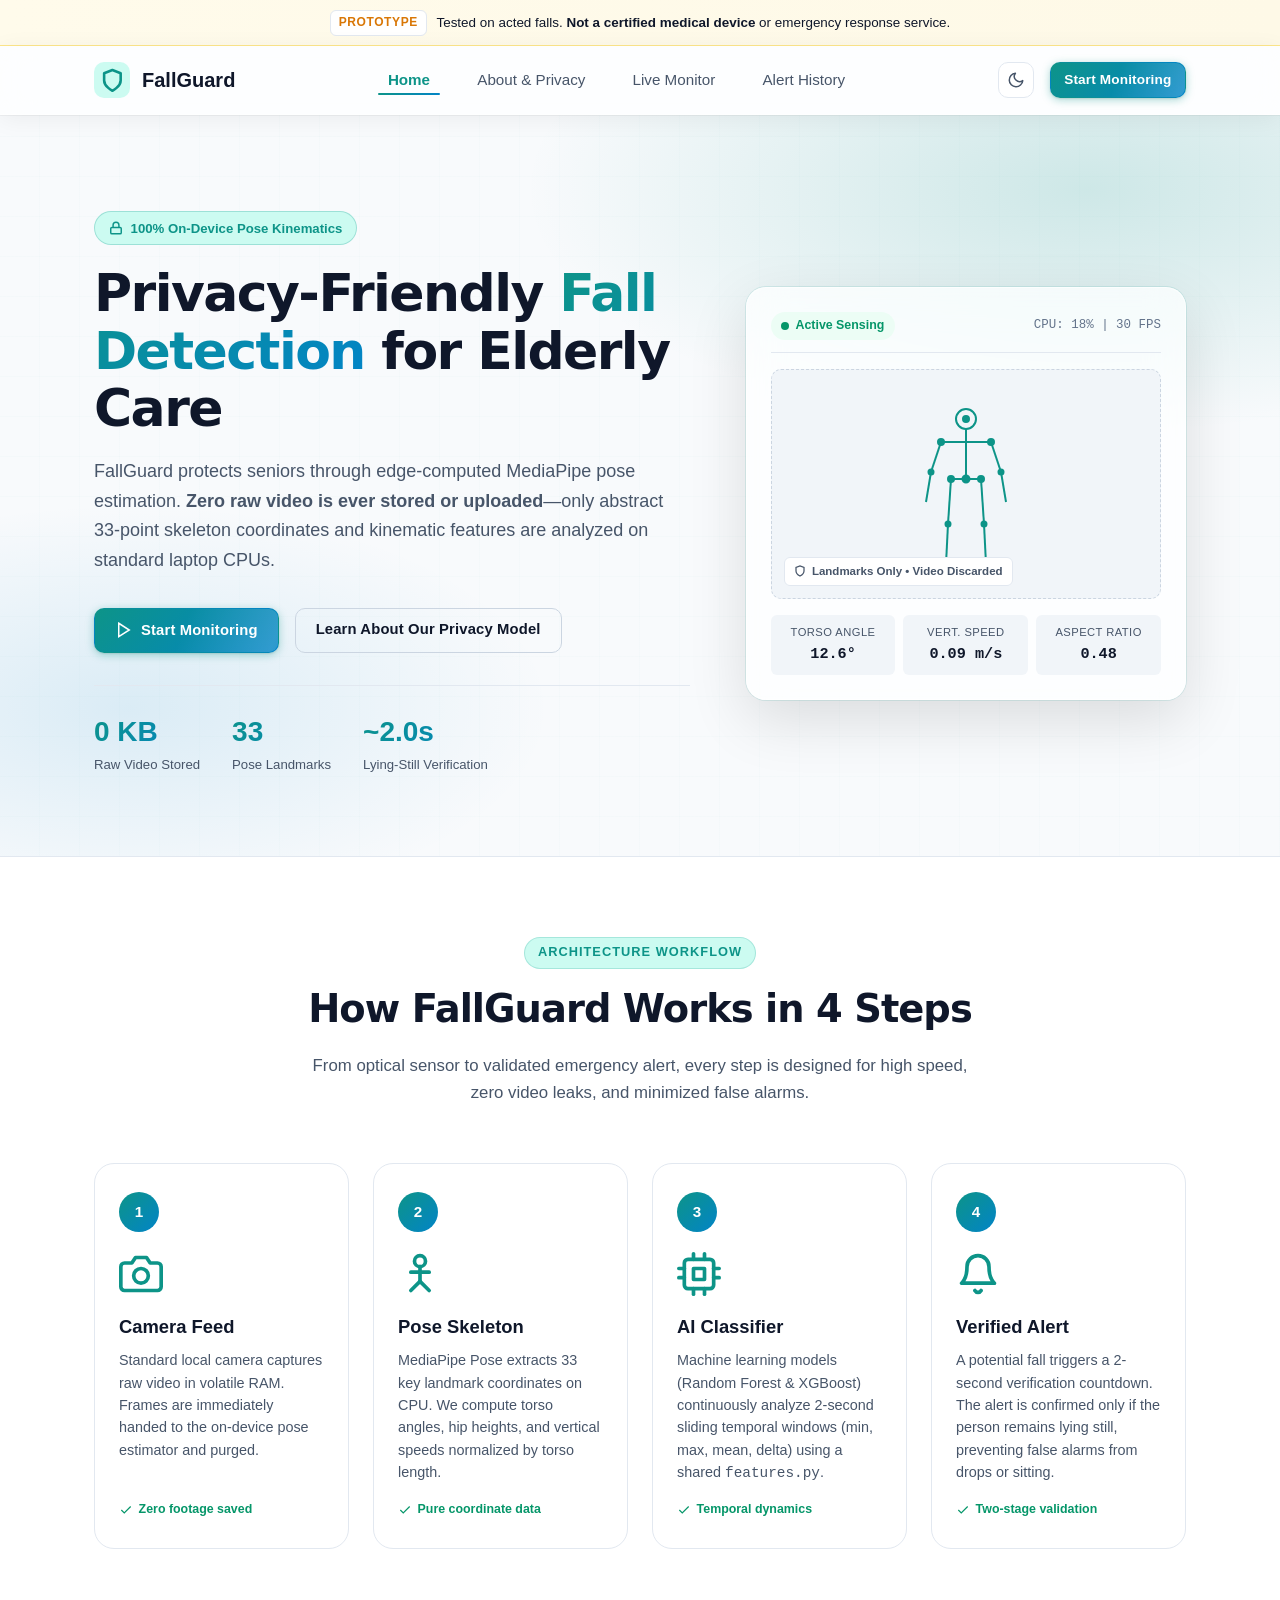
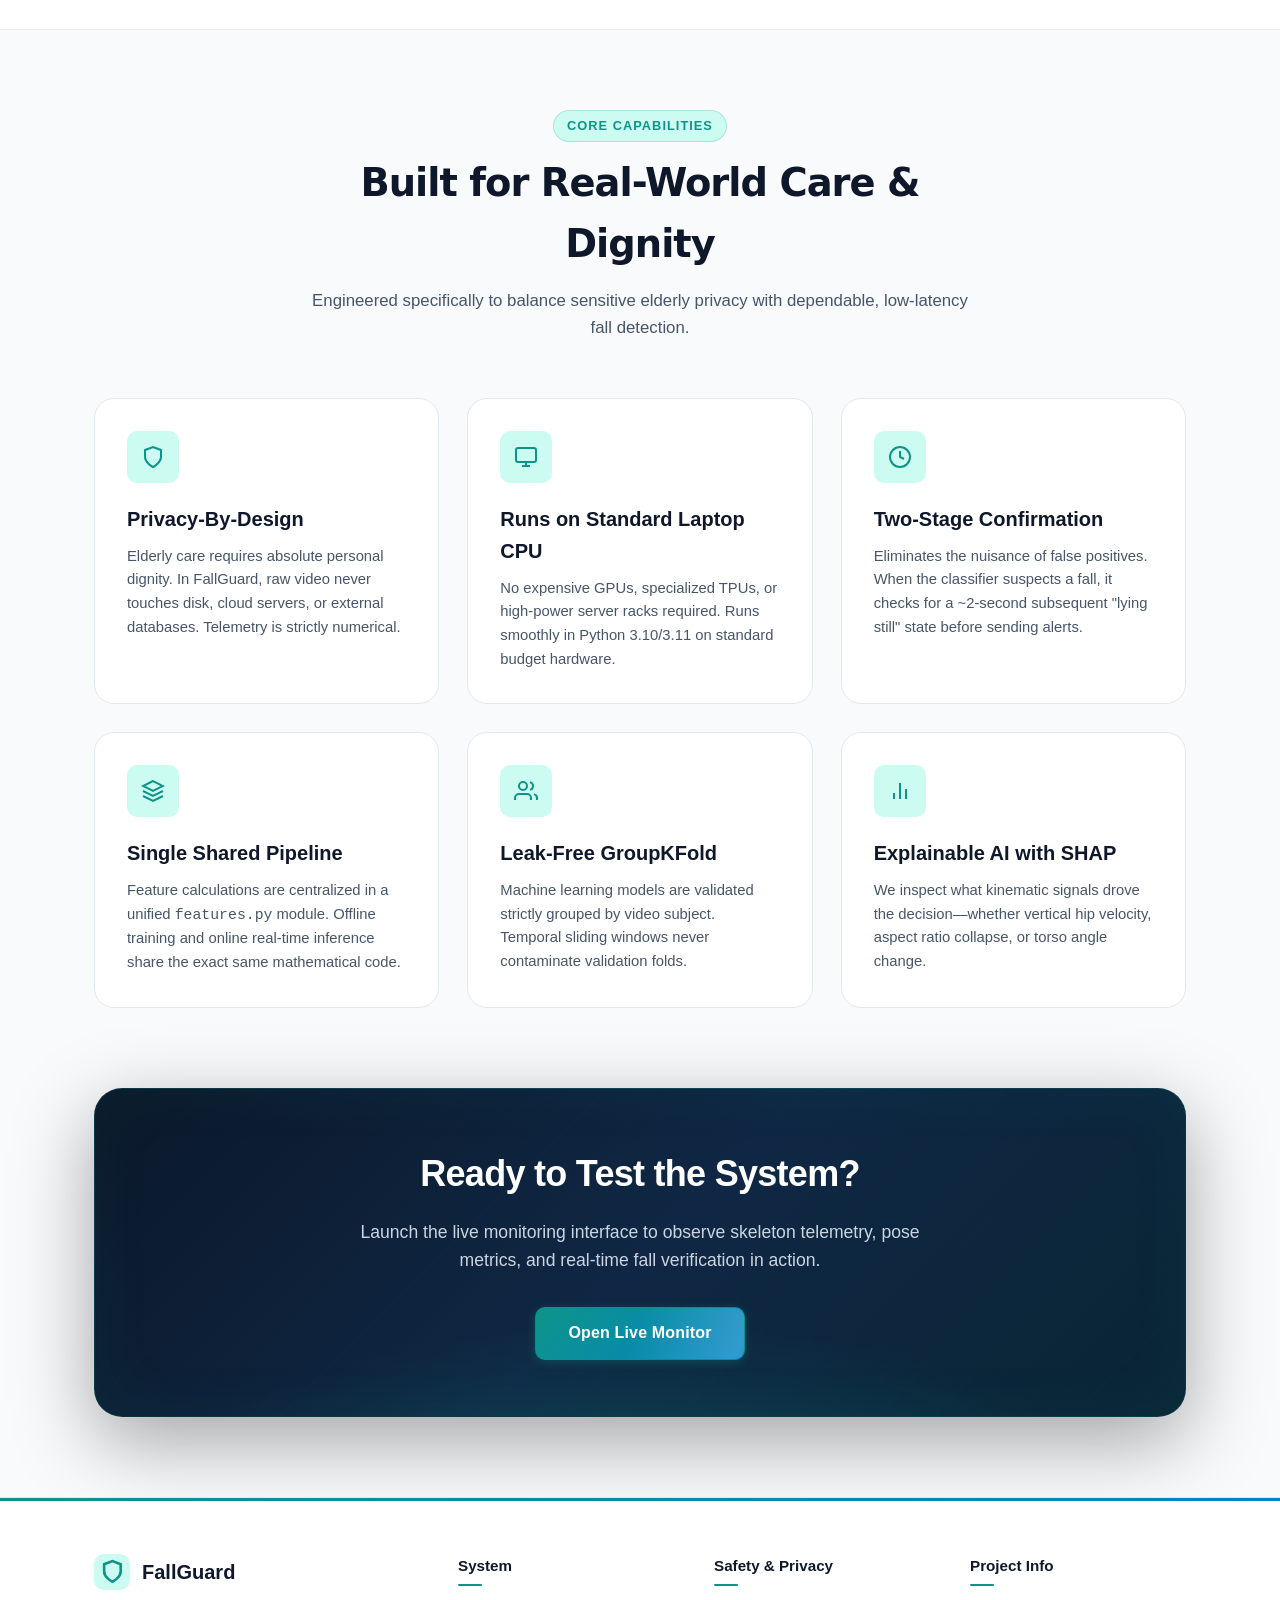
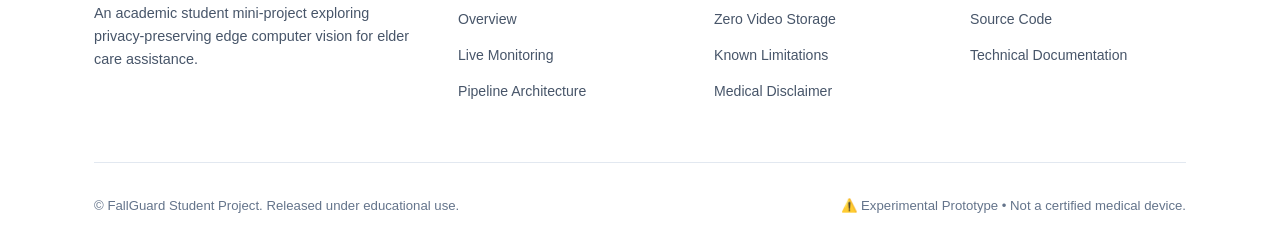
<file: app/frontend/index.html>
<!DOCTYPE html>
<html lang="en">
<head>
  <meta charset="UTF-8">
  <meta name="viewport" content="width=device-width, initial-scale=1.0">
  <title>FallGuard - Privacy-Friendly Fall Detection for Elderly Care</title>
  <meta name="description" content="FallGuard is an edge-based camera fall detection prototype for elderly care that preserves complete privacy by never storing or uploading raw video.">
  <link rel="icon" type="image/svg+xml" href="data:image/svg+xml,%3Csvg xmlns='http://www.w3.org/2000/svg' viewBox='0 0 24 24' fill='none' stroke='%230d9488' stroke-width='2.5' stroke-linecap='round' stroke-linejoin='round'%3E%3Cpath d='M12 22s8-4 8-10V5l-8-3-8 3v7c0 6 8 10 8 10z'/%3E%3C/svg%3E">
  <link rel="stylesheet" href="css/style.css">
  <link rel="stylesheet" href="css/polish.css">
</head>
<body>
  <a href="#main-content" class="skip-link">Skip to main content</a>

  <!-- Top Safety Disclaimer Banner -->
  <aside class="disclaimer-banner" role="alert">
    <div class="container">
      <span class="disclaimer-badge">Prototype</span>
      <span>Tested on acted falls. <strong>Not a certified medical device</strong> or emergency response service.</span>
    </div>
  </aside>

  <!-- Shared Navigation Bar -->
  <header class="site-header">
    <div class="container">
      <nav class="navbar" aria-label="Main Navigation">
        <a href="index.html" class="brand" aria-label="FallGuard Home">
          <div class="brand-icon">
            <svg viewBox="0 0 24 24" fill="none" stroke="currentColor" stroke-width="2.5" stroke-linecap="round" stroke-linejoin="round">
              <path d="M12 22s8-4 8-10V5l-8-3-8 3v7c0 6 8 10 8 10z"/>
            </svg>
          </div>
          <span>FallGuard</span>
        </a>

        <ul class="nav-links">
          <li><a href="index.html" class="nav-link active">Home</a></li>
          <li><a href="about.html" class="nav-link">About & Privacy</a></li>
          <li><a href="monitor.html" class="nav-link">Live Monitor</a></li>
        </ul>

        <div class="nav-actions">
          <button id="theme-toggle" class="btn btn-icon-only" aria-label="Toggle theme">
            <!-- Populated via main.js -->
          </button>
          <a href="monitor.html" class="btn btn-primary btn-sm">Start Monitoring</a>
          <button id="mobile-menu-toggle" class="mobile-toggle" aria-label="Open navigation menu">
            <svg width="24" height="24" viewBox="0 0 24 24" fill="none" stroke="currentColor" stroke-width="2">
              <line x1="3" y1="12" x2="21" y2="12"></line>
              <line x1="3" y1="6" x2="21" y2="6"></line>
              <line x1="3" y1="18" x2="21" y2="18"></line>
            </svg>
          </button>
        </div>
      </nav>
    </div>
  </header>

  <main id="main-content">
    <!-- Hero Section -->
    <section class="hero">
      <div class="container">
        <div class="hero-grid">
          <div class="hero-content">
            <div class="hero-pill">
              <svg width="14" height="14" viewBox="0 0 24 24" fill="none" stroke="currentColor" stroke-width="2.5">
                <rect x="3" y="11" width="18" height="11" rx="2" ry="2"></rect>
                <path d="M7 11V7a5 5 0 0 1 10 0v4"></path>
              </svg>
              <span>100% On-Device Pose Kinematics</span>
            </div>

            <h1 class="hero-title">
              Privacy-Friendly <span class="highlight">Fall Detection</span> for Elderly Care
            </h1>

            <p class="hero-desc">
              FallGuard protects seniors through edge-computed MediaPipe pose estimation. 
              <strong>Zero raw video is ever stored or uploaded</strong>—only abstract 33-point skeleton coordinates and kinematic features are analyzed on standard laptop CPUs.
            </p>

            <div class="hero-actions">
              <a href="monitor.html" class="btn btn-primary">
                <svg width="18" height="18" viewBox="0 0 24 24" fill="none" stroke="currentColor" stroke-width="2">
                  <polygon points="5 3 19 12 5 21 5 3"></polygon>
                </svg>
                <span>Start Monitoring</span>
              </a>
              <a href="about.html" class="btn btn-outline">Learn About Our Privacy Model</a>
            </div>

            <div class="hero-stats">
              <div class="stat-item">
                <h4>0 KB</h4>
                <p>Raw Video Stored</p>
              </div>
              <div class="stat-item">
                <h4>33</h4>
                <p>Pose Landmarks</p>
              </div>
              <div class="stat-item">
                <h4>~2.0s</h4>
                <p>Lying-Still Verification</p>
              </div>
            </div>
          </div>

          <!-- Hero Skeleton Visual Card -->
          <div class="hero-card">
            <div class="hero-card-header">
              <div style="display:flex; align-items:center; gap:0.5rem;">
                <span class="status-badge safe">
                  <span class="pulse-dot"></span>
                  Active Sensing
                </span>
              </div>
              <span style="font-size: 0.78rem; font-family: var(--font-mono); color: var(--text-faint);">CPU: 18% | 30 FPS</span>
            </div>

            <div class="skeleton-preview">
              <!-- Illustrative 33-landmark pose skeleton -->
              <svg class="skeleton-svg" viewBox="0 0 140 180">
                <!-- Head -->
                <circle cx="70" cy="25" r="10" stroke-width="2"/>
                <!-- Neck & Spine -->
                <line x1="70" y1="35" x2="70" y2="85"/>
                <!-- Shoulders -->
                <line x1="45" y1="48" x2="95" y2="48"/>
                <!-- Left Arm -->
                <line x1="45" y1="48" x2="35" y2="78"/>
                <line x1="35" y1="78" x2="30" y2="108"/>
                <!-- Right Arm -->
                <line x1="95" y1="48" x2="105" y2="78"/>
                <line x1="105" y1="78" x2="110" y2="108"/>
                <!-- Hips -->
                <line x1="52" y1="85" x2="88" y2="85"/>
                <!-- Left Leg -->
                <line x1="55" y1="85" x2="52" y2="130"/>
                <line x1="52" y1="130" x2="50" y2="170"/>
                <!-- Right Leg -->
                <line x1="85" y1="85" x2="88" y2="130"/>
                <line x1="88" y1="130" x2="90" y2="170"/>
                <!-- Landmark Points -->
                <circle cx="70" cy="25" r="3" fill="var(--primary)"/>
                <circle cx="45" cy="48" r="3" fill="var(--primary)"/>
                <circle cx="95" cy="48" r="3" fill="var(--primary)"/>
                <circle cx="35" cy="78" r="2.5" fill="var(--primary)"/>
                <circle cx="105" cy="78" r="2.5" fill="var(--primary)"/>
                <circle cx="70" cy="85" r="3.5" fill="var(--primary)"/>
                <circle cx="55" cy="85" r="3" fill="var(--primary)"/>
                <circle cx="85" cy="85" r="3" fill="var(--primary)"/>
                <circle cx="52" cy="130" r="2.5" fill="var(--primary)"/>
                <circle cx="88" cy="130" r="2.5" fill="var(--primary)"/>
              </svg>
              <div class="privacy-tag">
                <svg width="12" height="12" viewBox="0 0 24 24" fill="none" stroke="currentColor" stroke-width="2.5">
                  <path d="M12 22s8-4 8-10V5l-8-3-8 3v7c0 6 8 10 8 10z"/>
                </svg>
                <span>Landmarks Only &bull; Video Discarded</span>
              </div>
            </div>

            <div class="hero-card-footer">
              <div class="metric-mini">
                <div class="metric-mini-label">Torso Angle</div>
                <div class="metric-mini-val" id="hero-torso-angle">12.4°</div>
              </div>
              <div class="metric-mini">
                <div class="metric-mini-label">Vert. Speed</div>
                <div class="metric-mini-val" id="hero-hip-speed">0.04 m/s</div>
              </div>
              <div class="metric-mini">
                <div class="metric-mini-label">Aspect Ratio</div>
                <div class="metric-mini-val" id="hero-aspect-ratio">0.48</div>
              </div>
            </div>
          </div>
        </div>
      </div>
    </section>

    <!-- How It Works Section (4 Steps) -->
    <section class="section section-alt">
      <div class="container">
        <div class="section-header">
          <span class="section-tag">Architecture Workflow</span>
          <h2 class="section-title">How FallGuard Works in 4 Steps</h2>
          <p class="section-subtitle">
            From optical sensor to validated emergency alert, every step is designed for high speed, zero video leaks, and minimized false alarms.
          </p>
        </div>

        <div class="steps-grid">
          <!-- Step 1: Camera -->
          <div class="step-card">
            <div class="step-num">1</div>
            <div class="step-icon">
              <svg viewBox="0 0 24 24" fill="none" stroke="currentColor" stroke-width="2" stroke-linecap="round" stroke-linejoin="round">
                <path d="M23 19a2 2 0 0 1-2 2H3a2 2 0 0 1-2-2V8a2 2 0 0 1 2-2h4l2-3h6l2 3h4a2 2 0 0 1 2 2z"></path>
                <circle cx="12" cy="13" r="4"></circle>
              </svg>
            </div>
            <h3 class="step-title">Camera Feed</h3>
            <p class="step-desc">
              Standard local camera captures raw video in volatile RAM. Frames are immediately handed to the on-device pose estimator and purged.
            </p>
            <div class="step-privacy-note">
              <svg width="14" height="14" viewBox="0 0 24 24" fill="none" stroke="currentColor" stroke-width="2">
                <polyline points="20 6 9 17 4 12"></polyline>
              </svg>
              <span>Zero footage saved</span>
            </div>
          </div>

          <!-- Step 2: Pose Skeleton -->
          <div class="step-card">
            <div class="step-num">2</div>
            <div class="step-icon">
              <svg viewBox="0 0 24 24" fill="none" stroke="currentColor" stroke-width="2" stroke-linecap="round" stroke-linejoin="round">
                <circle cx="12" cy="5" r="3"></circle>
                <line x1="12" y1="8" x2="12" y2="16"></line>
                <line x1="7" y1="11" x2="17" y2="11"></line>
                <line x1="7" y1="21" x2="12" y2="16"></line>
                <line x1="17" y1="21" x2="12" y2="16"></line>
              </svg>
            </div>
            <h3 class="step-title">Pose Skeleton</h3>
            <p class="step-desc">
              MediaPipe Pose extracts 33 key landmark coordinates on CPU. We compute torso angles, hip heights, and vertical speeds normalized by torso length.
            </p>
            <div class="step-privacy-note">
              <svg width="14" height="14" viewBox="0 0 24 24" fill="none" stroke="currentColor" stroke-width="2">
                <polyline points="20 6 9 17 4 12"></polyline>
              </svg>
              <span>Pure coordinate data</span>
            </div>
          </div>

          <!-- Step 3: AI Classifier -->
          <div class="step-card">
            <div class="step-num">3</div>
            <div class="step-icon">
              <svg viewBox="0 0 24 24" fill="none" stroke="currentColor" stroke-width="2" stroke-linecap="round" stroke-linejoin="round">
                <rect x="4" y="4" width="16" height="16" rx="2" ry="2"></rect>
                <rect x="9" y="9" width="6" height="6"></rect>
                <line x1="9" y1="1" x2="9" y2="4"></line>
                <line x1="15" y1="1" x2="15" y2="4"></line>
                <line x1="9" y1="20" x2="9" y2="23"></line>
                <line x1="15" y1="20" x2="15" y2="23"></line>
                <line x1="20" y1="9" x2="23" y2="9"></line>
                <line x1="20" y1="14" x2="23" y2="14"></line>
                <line x1="1" y1="9" x2="4" y2="9"></line>
                <line x1="1" y1="14" x2="4" y2="14"></line>
              </svg>
            </div>
            <h3 class="step-title">AI Classifier</h3>
            <p class="step-desc">
              Machine learning models (Random Forest & XGBoost) continuously analyze 2-second sliding temporal windows (min, max, mean, delta) using a shared <code>features.py</code>.
            </p>
            <div class="step-privacy-note">
              <svg width="14" height="14" viewBox="0 0 24 24" fill="none" stroke="currentColor" stroke-width="2">
                <polyline points="20 6 9 17 4 12"></polyline>
              </svg>
              <span>Temporal dynamics</span>
            </div>
          </div>

          <!-- Step 4: Alert -->
          <div class="step-card">
            <div class="step-num">4</div>
            <div class="step-icon">
              <svg viewBox="0 0 24 24" fill="none" stroke="currentColor" stroke-width="2" stroke-linecap="round" stroke-linejoin="round">
                <path d="M18 8A6 6 0 0 0 6 8c0 7-3 9-3 9h18s-3-2-3-9"></path>
                <path d="M13.73 21a2 2 0 0 1-3.46 0"></path>
              </svg>
            </div>
            <h3 class="step-title">Verified Alert</h3>
            <p class="step-desc">
              A potential fall triggers a 2-second verification countdown. The alert is confirmed only if the person remains lying still, preventing false alarms from drops or sitting.
            </p>
            <div class="step-privacy-note">
              <svg width="14" height="14" viewBox="0 0 24 24" fill="none" stroke="currentColor" stroke-width="2">
                <polyline points="20 6 9 17 4 12"></polyline>
              </svg>
              <span>Two-stage validation</span>
            </div>
          </div>
        </div>
      </div>
    </section>

    <!-- Key Features Section -->
    <section class="section">
      <div class="container">
        <div class="section-header">
          <span class="section-tag">Core Capabilities</span>
          <h2 class="section-title">Built for Real-World Care & Dignity</h2>
          <p class="section-subtitle">
            Engineered specifically to balance sensitive elderly privacy with dependable, low-latency fall detection.
          </p>
        </div>

        <div class="features-grid">
          <!-- Feature 1 -->
          <div class="feature-card">
            <div class="feature-icon-wrapper">
              <svg width="24" height="24" viewBox="0 0 24 24" fill="none" stroke="currentColor" stroke-width="2">
                <path d="M12 22s8-4 8-10V5l-8-3-8 3v7c0 6 8 10 8 10z"/>
              </svg>
            </div>
            <h3 class="feature-title">Privacy-By-Design</h3>
            <p class="feature-desc">
              Elderly care requires absolute personal dignity. In FallGuard, raw video never touches disk, cloud servers, or external databases. Telemetry is strictly numerical.
            </p>
          </div>

          <!-- Feature 2 -->
          <div class="feature-card">
            <div class="feature-icon-wrapper">
              <svg width="24" height="24" viewBox="0 0 24 24" fill="none" stroke="currentColor" stroke-width="2">
                <rect x="2" y="3" width="20" height="14" rx="2" ry="2"></rect>
                <line x1="8" y1="21" x2="16" y2="21"></line>
                <line x1="12" y1="17" x2="12" y2="21"></line>
              </svg>
            </div>
            <h3 class="feature-title">Runs on Standard Laptop CPU</h3>
            <p class="feature-desc">
              No expensive GPUs, specialized TPUs, or high-power server racks required. Runs smoothly in Python 3.10/3.11 on standard budget hardware.
            </p>
          </div>

          <!-- Feature 3 -->
          <div class="feature-card">
            <div class="feature-icon-wrapper">
              <svg width="24" height="24" viewBox="0 0 24 24" fill="none" stroke="currentColor" stroke-width="2">
                <circle cx="12" cy="12" r="10"></circle>
                <polyline points="12 6 12 12 16 14"></polyline>
              </svg>
            </div>
            <h3 class="feature-title">Two-Stage Confirmation</h3>
            <p class="feature-desc">
              Eliminates the nuisance of false positives. When the classifier suspects a fall, it checks for a ~2-second subsequent "lying still" state before sending alerts.
            </p>
          </div>

          <!-- Feature 4 -->
          <div class="feature-card">
            <div class="feature-icon-wrapper">
              <svg width="24" height="24" viewBox="0 0 24 24" fill="none" stroke="currentColor" stroke-width="2">
                <polygon points="12 2 2 7 12 12 22 7 12 2"></polygon>
                <polyline points="2 17 12 22 22 17"></polyline>
                <polyline points="2 12 12 17 22 12"></polyline>
              </svg>
            </div>
            <h3 class="feature-title">Single Shared Pipeline</h3>
            <p class="feature-desc">
              Feature calculations are centralized in a unified <code>features.py</code> module. Offline training and online real-time inference share the exact same mathematical code.
            </p>
          </div>

          <!-- Feature 5 -->
          <div class="feature-card">
            <div class="feature-icon-wrapper">
              <svg width="24" height="24" viewBox="0 0 24 24" fill="none" stroke="currentColor" stroke-width="2">
                <path d="M17 21v-2a4 4 0 0 0-4-4H5a4 4 0 0 0-4 4v2"></path>
                <circle cx="9" cy="7" r="4"></circle>
                <path d="M23 21v-2a4 4 0 0 0-3-3.87"></path>
                <path d="M16 3.13a4 4 0 0 1 0 7.75"></path>
              </svg>
            </div>
            <h3 class="feature-title">Leak-Free GroupKFold</h3>
            <p class="feature-desc">
              Machine learning models are validated strictly grouped by video subject. Temporal sliding windows never contaminate validation folds.
            </p>
          </div>

          <!-- Feature 6 -->
          <div class="feature-card">
            <div class="feature-icon-wrapper">
              <svg width="24" height="24" viewBox="0 0 24 24" fill="none" stroke="currentColor" stroke-width="2">
                <line x1="18" y1="20" x2="18" y2="10"></line>
                <line x1="12" y1="20" x2="12" y2="4"></line>
                <line x1="6" y1="20" x2="6" y2="14"></line>
              </svg>
            </div>
            <h3 class="feature-title">Explainable AI with SHAP</h3>
            <p class="feature-desc">
              We inspect what kinematic signals drove the decision—whether vertical hip velocity, aspect ratio collapse, or torso angle change.
            </p>
          </div>
        </div>
      </div>
    </section>

    <!-- Bottom CTA Section -->
    <section class="section" style="padding-top: 0;">
      <div class="container">
        <div class="cta-box">
          <h2>Ready to Test the System?</h2>
          <p>
            Launch the live monitoring interface to observe skeleton telemetry, pose metrics, and real-time fall verification in action.
          </p>
          <a href="monitor.html" class="btn btn-primary">Open Live Monitor</a>
        </div>
      </div>
    </section>
  </main>

  <!-- Shared Footer -->
  <footer class="site-footer">
    <div class="container">
      <div class="footer-grid">
        <div class="footer-brand">
          <div class="brand">
            <div class="brand-icon">
              <svg viewBox="0 0 24 24" fill="none" stroke="currentColor" stroke-width="2.5">
                <path d="M12 22s8-4 8-10V5l-8-3-8 3v7c0 6 8 10 8 10z"/>
              </svg>
            </div>
            <span>FallGuard</span>
          </div>
          <p>
            An academic student mini-project exploring privacy-preserving edge computer vision for elder care assistance.
          </p>
        </div>

        <div class="footer-column">
          <h5>System</h5>
          <ul>
            <li><a href="index.html">Overview</a></li>
            <li><a href="monitor.html">Live Monitoring</a></li>
            <li><a href="about.html#approach">Pipeline Architecture</a></li>
          </ul>
        </div>

        <div class="footer-column">
          <h5>Safety & Privacy</h5>
          <ul>
            <li><a href="about.html#privacy">Zero Video Storage</a></li>
            <li><a href="about.html#limitations">Known Limitations</a></li>
            <li><a href="about.html#disclaimer">Medical Disclaimer</a></li>
          </ul>
        </div>

        <div class="footer-column">
          <h5>Project Info</h5>
          <ul>
            <li><a href="https://github.com" target="_blank" rel="noopener">Source Code</a></li>
            <li><a href="about.html">Technical Documentation</a></li>
          </ul>
        </div>
      </div>

      <div class="footer-bottom">
        <div>&copy; FallGuard Student Project. Released under educational use.</div>
        <div>⚠️ Experimental Prototype &bull; Not a certified medical device.</div>
      </div>
    </div>
  </footer>

  <script src="js/main.js"></script>
</body>
</html>
</file>
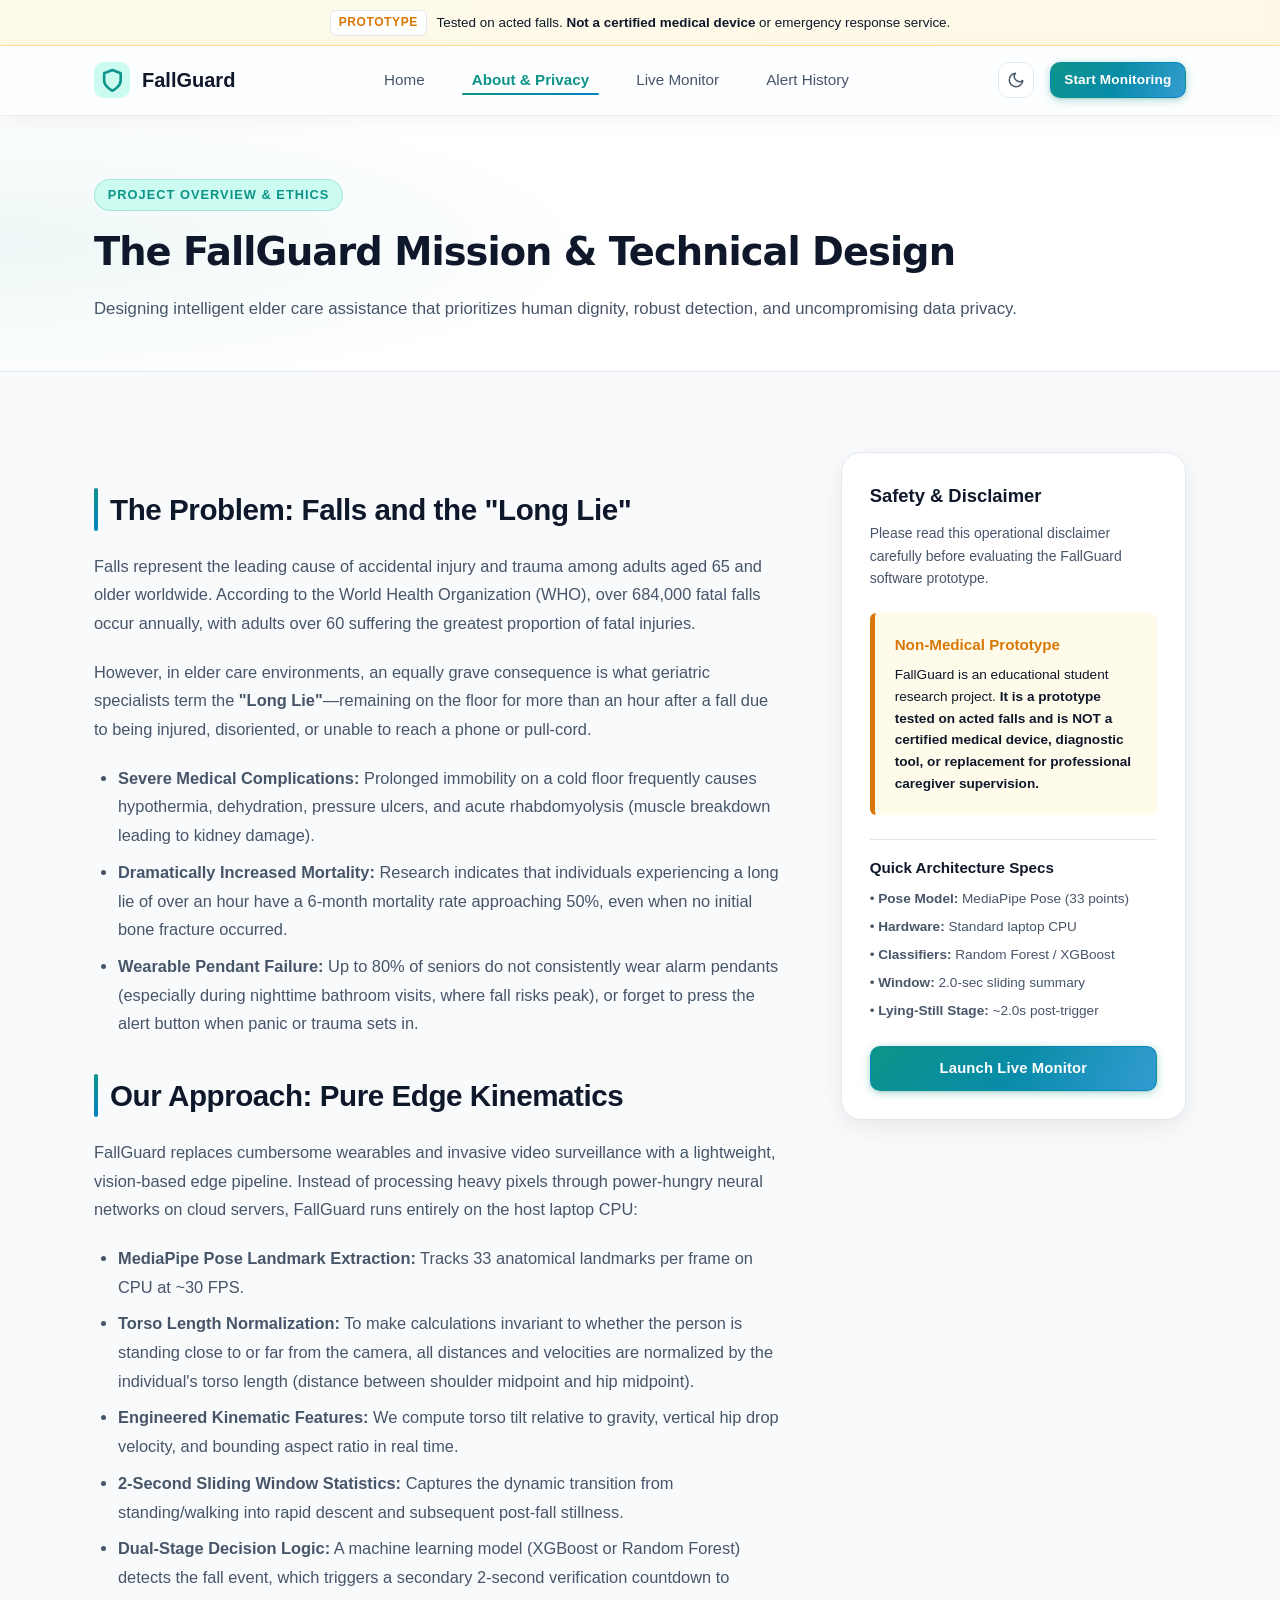
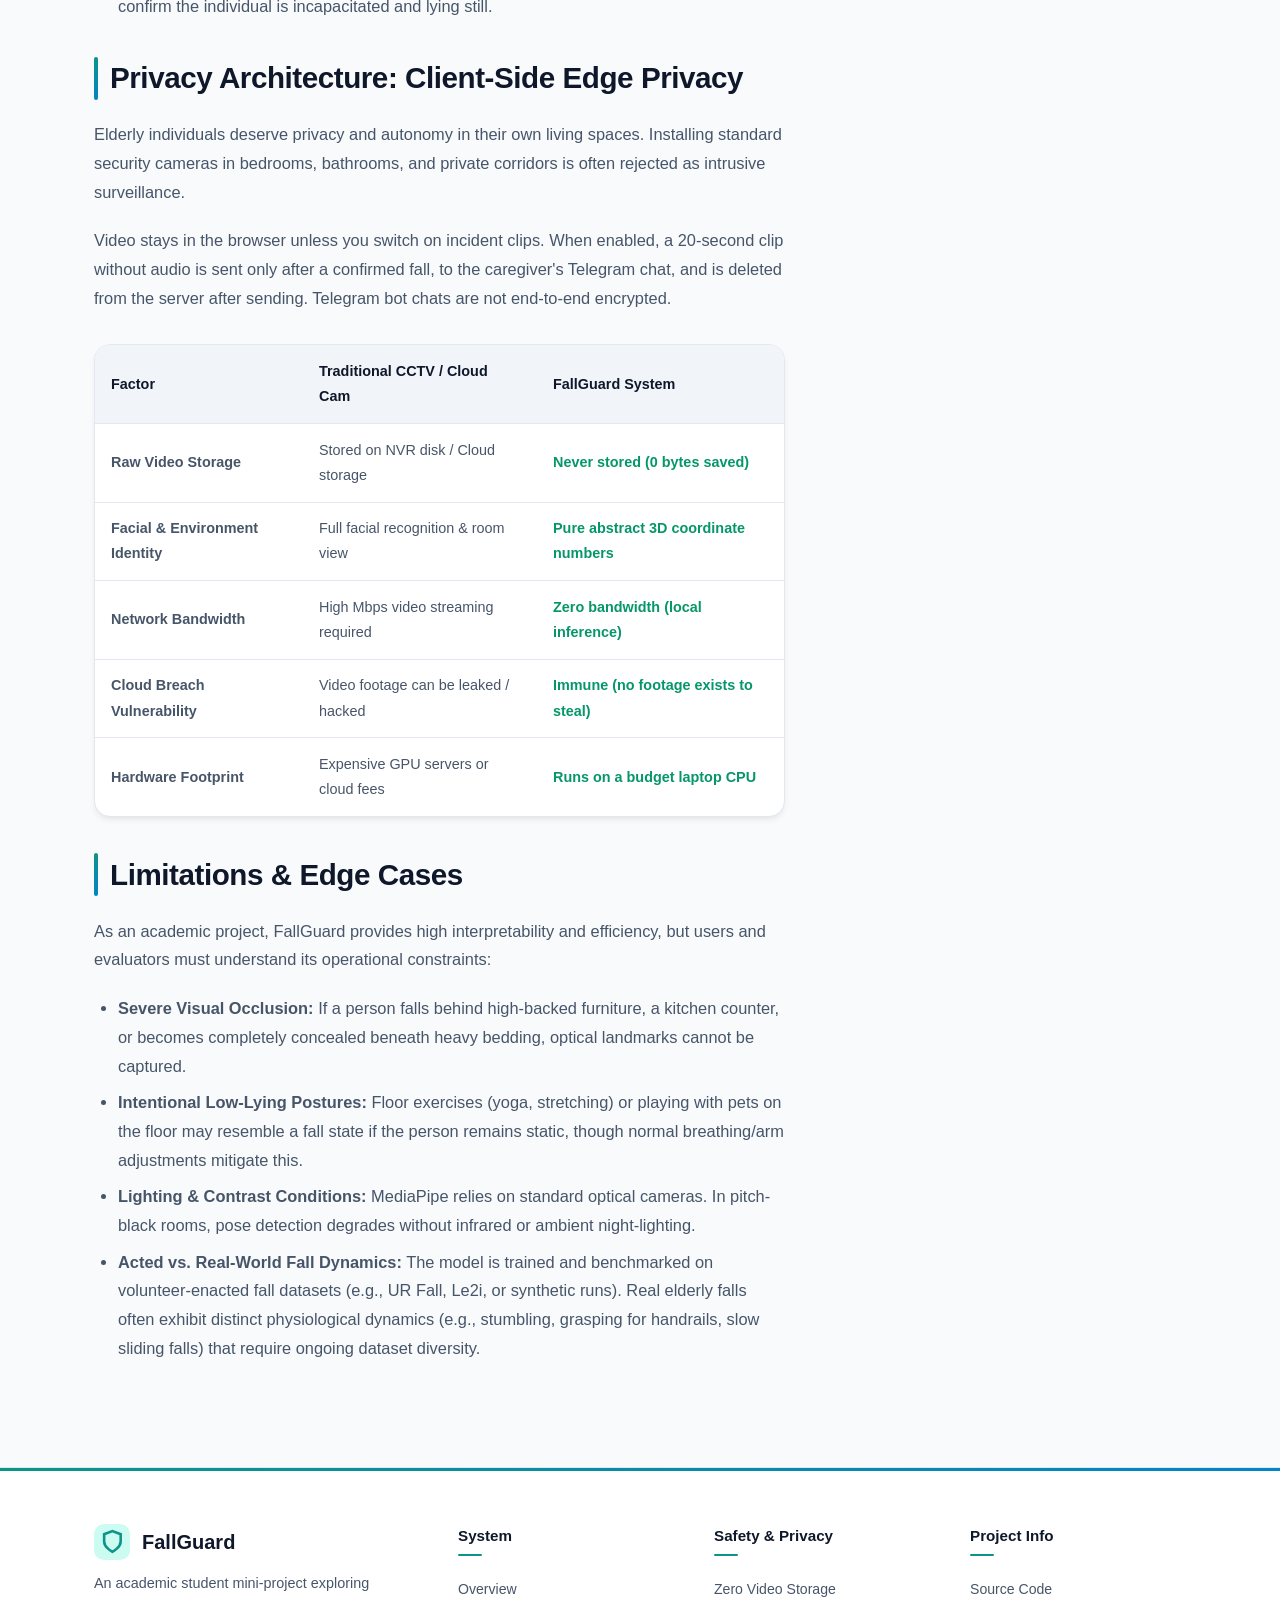
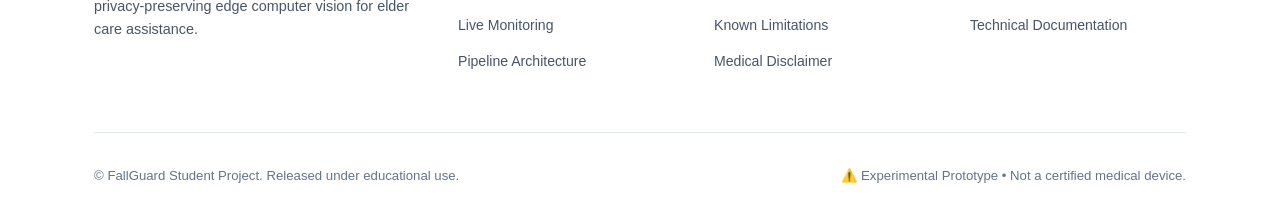
<file: app/frontend/about.html>
<!DOCTYPE html>
<html lang="en">
<head>
  <meta charset="UTF-8">
  <meta name="viewport" content="width=device-width, initial-scale=1.0">
  <title>About FallGuard - Problem, Approach, & Privacy Architecture</title>
  <meta name="description" content="Learn about FallGuard's approach to elderly fall detection, solving the 'long lie' problem with zero raw video storage and strict edge privacy.">
  <link rel="icon" type="image/svg+xml" href="data:image/svg+xml,%3Csvg xmlns='http://www.w3.org/2000/svg' viewBox='0 0 24 24' fill='none' stroke='%230d9488' stroke-width='2.5' stroke-linecap='round' stroke-linejoin='round'%3E%3Cpath d='M12 22s8-4 8-10V5l-8-3-8 3v7c0 6 8 10 8 10z'/%3E%3C/svg%3E">
  <link rel="stylesheet" href="css/style.css">
  <link rel="stylesheet" href="css/polish.css">
</head>
<body>
  <a href="#main-content" class="skip-link">Skip to main content</a>

  <!-- Top Safety Disclaimer Banner -->
  <aside class="disclaimer-banner" role="alert">
    <div class="container">
      <span class="disclaimer-badge">Prototype</span>
      <span>Tested on acted falls. <strong>Not a certified medical device</strong> or emergency response service.</span>
    </div>
  </aside>

  <!-- Shared Navigation Bar -->
  <header class="site-header">
    <div class="container">
      <nav class="navbar" aria-label="Main Navigation">
        <a href="index.html" class="brand" aria-label="FallGuard Home">
          <div class="brand-icon">
            <svg viewBox="0 0 24 24" fill="none" stroke="currentColor" stroke-width="2.5" stroke-linecap="round" stroke-linejoin="round">
              <path d="M12 22s8-4 8-10V5l-8-3-8 3v7c0 6 8 10 8 10z"/>
            </svg>
          </div>
          <span>FallGuard</span>
        </a>

        <ul class="nav-links">
          <li><a href="index.html" class="nav-link">Home</a></li>
          <li><a href="about.html" class="nav-link active">About & Privacy</a></li>
          <li><a href="monitor.html" class="nav-link">Live Monitor</a></li>
        </ul>

        <div class="nav-actions">
          <button id="theme-toggle" class="btn btn-icon-only" aria-label="Toggle theme">
            <!-- Populated via main.js -->
          </button>
          <a href="monitor.html" class="btn btn-primary btn-sm">Start Monitoring</a>
          <button id="mobile-menu-toggle" class="mobile-toggle" aria-label="Open navigation menu">
            <svg width="24" height="24" viewBox="0 0 24 24" fill="none" stroke="currentColor" stroke-width="2">
              <line x1="3" y1="12" x2="21" y2="12"></line>
              <line x1="3" y1="6" x2="21" y2="6"></line>
              <line x1="3" y1="18" x2="21" y2="18"></line>
            </svg>
          </button>
        </div>
      </nav>
    </div>
  </header>

  <main id="main-content">
    <!-- Page Header -->
    <header class="about-hero">
      <div class="container">
        <span class="section-tag">Project Overview & Ethics</span>
        <h1 class="section-title">The FallGuard Mission & Technical Design</h1>
        <p class="section-subtitle">
          Designing intelligent elder care assistance that prioritizes human dignity, robust detection, and uncompromising data privacy.
        </p>
      </div>
    </header>

    <div class="section">
      <div class="container">
        <div class="about-content-grid">
          <!-- Main Content -->
          <article class="prose">
            <section id="problem">
              <h2>The Problem: Falls and the "Long Lie"</h2>
              <p>
                Falls represent the leading cause of accidental injury and trauma among adults aged 65 and older worldwide. 
                According to the World Health Organization (WHO), over 684,000 fatal falls occur annually, with adults over 60 suffering the greatest proportion of fatal injuries.
              </p>
              <p>
                However, in elder care environments, an equally grave consequence is what geriatric specialists term the <strong>"Long Lie"</strong>—remaining on the floor for more than an hour after a fall due to being injured, disoriented, or unable to reach a phone or pull-cord.
              </p>
              <ul>
                <li><strong>Severe Medical Complications:</strong> Prolonged immobility on a cold floor frequently causes hypothermia, dehydration, pressure ulcers, and acute rhabdomyolysis (muscle breakdown leading to kidney damage).</li>
                <li><strong>Dramatically Increased Mortality:</strong> Research indicates that individuals experiencing a long lie of over an hour have a 6-month mortality rate approaching 50%, even when no initial bone fracture occurred.</li>
                <li><strong>Wearable Pendant Failure:</strong> Up to 80% of seniors do not consistently wear alarm pendants (especially during nighttime bathroom visits, where fall risks peak), or forget to press the alert button when panic or trauma sets in.</li>
              </ul>
            </section>

            <section id="approach">
              <h2>Our Approach: Pure Edge Kinematics</h2>
              <p>
                FallGuard replaces cumbersome wearables and invasive video surveillance with a lightweight, vision-based edge pipeline. 
                Instead of processing heavy pixels through power-hungry neural networks on cloud servers, FallGuard runs entirely on the host laptop CPU:
              </p>
              <ul>
                <li><strong>MediaPipe Pose Landmark Extraction:</strong> Tracks 33 anatomical landmarks per frame on CPU at ~30 FPS.</li>
                <li><strong>Torso Length Normalization:</strong> To make calculations invariant to whether the person is standing close to or far from the camera, all distances and velocities are normalized by the individual's torso length (distance between shoulder midpoint and hip midpoint).</li>
                <li><strong>Engineered Kinematic Features:</strong> We compute torso tilt relative to gravity, vertical hip drop velocity, and bounding aspect ratio in real time.</li>
                <li><strong>2-Second Sliding Window Statistics:</strong> Captures the dynamic transition from standing/walking into rapid descent and subsequent post-fall stillness.</li>
                <li><strong>Dual-Stage Decision Logic:</strong> A machine learning model (XGBoost or Random Forest) detects the fall event, which triggers a secondary 2-second verification countdown to confirm the individual is incapacitated and lying still.</li>
              </ul>
            </section>

            <section id="privacy">
              <h2>Privacy Architecture: Client-Side Edge Privacy</h2>
              <p>
                Elderly individuals deserve privacy and autonomy in their own living spaces. Installing standard security cameras in bedrooms, bathrooms, and private corridors is often rejected as intrusive surveillance.
              </p>
              <p>
                Video stays in the browser unless you switch on incident clips. When enabled, a 20-second clip without audio is sent only after a confirmed fall, to the caregiver's Telegram chat, and is deleted from the server after sending. Telegram bot chats are not end-to-end encrypted.
              </p>

              <!-- Comparison Table -->
              <div class="comparison-table-wrapper">
                <table class="comparison-table">
                  <thead>
                    <tr>
                      <th>Factor</th>
                      <th>Traditional CCTV / Cloud Cam</th>
                      <th>FallGuard System</th>
                    </tr>
                  </thead>
                  <tbody>
                    <tr>
                      <td><strong>Raw Video Storage</strong></td>
                      <td>Stored on NVR disk / Cloud storage</td>
                      <td><span style="color:var(--safe); font-weight:700;">Never stored (0 bytes saved)</span></td>
                    </tr>
                    <tr>
                      <td><strong>Facial & Environment Identity</strong></td>
                      <td>Full facial recognition & room view</td>
                      <td><span style="color:var(--safe); font-weight:700;">Pure abstract 3D coordinate numbers</span></td>
                    </tr>
                    <tr>
                      <td><strong>Network Bandwidth</strong></td>
                      <td>High Mbps video streaming required</td>
                      <td><span style="color:var(--safe); font-weight:700;">Zero bandwidth (local inference)</span></td>
                    </tr>
                    <tr>
                      <td><strong>Cloud Breach Vulnerability</strong></td>
                      <td>Video footage can be leaked / hacked</td>
                      <td><span style="color:var(--safe); font-weight:700;">Immune (no footage exists to steal)</span></td>
                    </tr>
                    <tr>
                      <td><strong>Hardware Footprint</strong></td>
                      <td>Expensive GPU servers or cloud fees</td>
                      <td><span style="color:var(--safe); font-weight:700;">Runs on a budget laptop CPU</span></td>
                    </tr>
                  </tbody>
                </table>
              </div>
            </section>

            <section id="limitations">
              <h2>Limitations & Edge Cases</h2>
              <p>
                As an academic project, FallGuard provides high interpretability and efficiency, but users and evaluators must understand its operational constraints:
              </p>
              <ul>
                <li><strong>Severe Visual Occlusion:</strong> If a person falls behind high-backed furniture, a kitchen counter, or becomes completely concealed beneath heavy bedding, optical landmarks cannot be captured.</li>
                <li><strong>Intentional Low-Lying Postures:</strong> Floor exercises (yoga, stretching) or playing with pets on the floor may resemble a fall state if the person remains static, though normal breathing/arm adjustments mitigate this.</li>
                <li><strong>Lighting & Contrast Conditions:</strong> MediaPipe relies on standard optical cameras. In pitch-black rooms, pose detection degrades without infrared or ambient night-lighting.</li>
                <li><strong>Acted vs. Real-World Fall Dynamics:</strong> The model is trained and benchmarked on volunteer-enacted fall datasets (e.g., UR Fall, Le2i, or synthetic runs). Real elderly falls often exhibit distinct physiological dynamics (e.g., stumbling, grasping for handrails, slow sliding falls) that require ongoing dataset diversity.</li>
              </ul>
            </section>
          </article>

          <!-- Sidebar Sticky Information -->
          <aside class="sidebar-box" id="disclaimer">
            <h4>Safety & Disclaimer</h4>
            <p>
              Please read this operational disclaimer carefully before evaluating the FallGuard software prototype.
            </p>

            <div class="disclaimer-card">
              <h5>Non-Medical Prototype</h5>
              <p>
                FallGuard is an educational student research project. 
                <strong>It is a prototype tested on acted falls and is NOT a certified medical device, diagnostic tool, or replacement for professional caregiver supervision.</strong>
              </p>
            </div>

            <div style="margin-top: 1.5rem; padding-top: 1rem; border-top: 1px solid var(--border-color);">
              <h5 style="font-size: 0.95rem; margin-bottom: 0.5rem; color: var(--text-main);">Quick Architecture Specs</h5>
              <ul style="font-size: 0.85rem; color: var(--text-muted); list-style: none; padding-left: 0;">
                <li style="margin-bottom: 0.4rem;">&bull; <strong>Pose Model:</strong> MediaPipe Pose (33 points)</li>
                <li style="margin-bottom: 0.4rem;">&bull; <strong>Hardware:</strong> Standard laptop CPU</li>
                <li style="margin-bottom: 0.4rem;">&bull; <strong>Classifiers:</strong> Random Forest / XGBoost</li>
                <li style="margin-bottom: 0.4rem;">&bull; <strong>Window:</strong> 2.0-sec sliding summary</li>
                <li style="margin-bottom: 0.4rem;">&bull; <strong>Lying-Still Stage:</strong> ~2.0s post-trigger</li>
              </ul>
            </div>

            <div style="margin-top: 1.5rem;">
              <a href="monitor.html" class="btn btn-primary" style="width: 100%;">Launch Live Monitor</a>
            </div>
          </aside>
        </div>
      </div>
    </div>
  </main>

  <!-- Shared Footer -->
  <footer class="site-footer">
    <div class="container">
      <div class="footer-grid">
        <div class="footer-brand">
          <div class="brand">
            <div class="brand-icon">
              <svg viewBox="0 0 24 24" fill="none" stroke="currentColor" stroke-width="2.5">
                <path d="M12 22s8-4 8-10V5l-8-3-8 3v7c0 6 8 10 8 10z"/>
              </svg>
            </div>
            <span>FallGuard</span>
          </div>
          <p>
            An academic student mini-project exploring privacy-preserving edge computer vision for elder care assistance.
          </p>
        </div>

        <div class="footer-column">
          <h5>System</h5>
          <ul>
            <li><a href="index.html">Overview</a></li>
            <li><a href="monitor.html">Live Monitoring</a></li>
            <li><a href="about.html#approach">Pipeline Architecture</a></li>
          </ul>
        </div>

        <div class="footer-column">
          <h5>Safety & Privacy</h5>
          <ul>
            <li><a href="about.html#privacy">Zero Video Storage</a></li>
            <li><a href="about.html#limitations">Known Limitations</a></li>
            <li><a href="about.html#disclaimer">Medical Disclaimer</a></li>
          </ul>
        </div>

        <div class="footer-column">
          <h5>Project Info</h5>
          <ul>
            <li><a href="https://github.com" target="_blank" rel="noopener">Source Code</a></li>
            <li><a href="about.html">Technical Documentation</a></li>
          </ul>
        </div>
      </div>

      <div class="footer-bottom">
        <div>&copy; FallGuard Student Project. Released under educational use.</div>
        <div>⚠️ Experimental Prototype &bull; Not a certified medical device.</div>
      </div>
    </div>
  </footer>

  <script src="js/main.js"></script>
</body>
</html>
</file>
<file: app/frontend/css/style.css>
/* ==========================================================================
   FallGuard - Modern Healthcare-Inspired Design System
   Privacy-Friendly Edge Fall Detection System
   ========================================================================== */

:root {
  /* Color Palette - Light Mode (Default) */
  --bg-primary: #f8fafc;
  --bg-surface: #ffffff;
  --bg-surface-elevated: #ffffff;
  --bg-subtle: #f1f5f9;
  --border-color: #e2e8f0;
  --border-subtle: #cbd5e1;

  --text-main: #0f172a;
  --text-muted: #475569;
  --text-faint: #64748b;

  /* Primary Brand (Calm Medical Teal / Cyan) */
  --primary: #0d9488;
  --primary-hover: #0f766e;
  --primary-light: #ccfbf1;
  --primary-glow: rgba(13, 148, 136, 0.15);

  /* Secondary Brand (Trust Navy) */
  --navy: #1e293b;
  --navy-light: #334155;

  /* Status Colors */
  --safe: #059669;
  --safe-bg: #ecfdf5;
  --warning: #d97706;
  --warning-bg: #fffbeb;
  --alert: #dc2626;
  --alert-bg: #fef2f2;
  --info: #0284c7;
  --info-bg: #f0f9ff;

  /* Typography & Layout */
  --font-family: -apple-system, BlinkMacSystemFont, "Segoe UI", Roboto, "Helvetica Neue", Arial, sans-serif;
  --font-mono: ui-monospace, SFMono-Regular, Menlo, Monaco, Consolas, monospace;
  --container-max-width: 1140px;
  --radius-sm: 6px;
  --radius-md: 10px;
  --radius-lg: 16px;
  --radius-full: 9999px;

  /* Shadows */
  --shadow-sm: 0 1px 2px 0 rgba(0, 0, 0, 0.05);
  --shadow-md: 0 4px 6px -1px rgba(0, 0, 0, 0.07), 0 2px 4px -2px rgba(0, 0, 0, 0.05);
  --shadow-lg: 0 10px 15px -3px rgba(0, 0, 0, 0.08), 0 4px 6px -4px rgba(0, 0, 0, 0.04);
  --shadow-glow: 0 0 20px var(--primary-glow);

  /* Transitions */
  --transition-fast: 0.15s ease;
  --transition-normal: 0.25s ease;
}

/* ==========================================================================
   Dark Theme (Automatic via prefers-color-scheme & Manual [data-theme="dark"])
   ========================================================================== */
@media (prefers-color-scheme: dark) {
  :root:not([data-theme="light"]) {
    --bg-primary: #0b1120;
    --bg-surface: #131d33;
    --bg-surface-elevated: #1a2744;
    --bg-subtle: #1e293b;
    --border-color: #24344d;
    --border-subtle: #334155;

    --text-main: #f8fafc;
    --text-muted: #94a3b8;
    --text-faint: #64748b;

    --primary: #14b8a6;
    --primary-hover: #2dd4bf;
    --primary-light: rgba(20, 184, 166, 0.18);
    --primary-glow: rgba(20, 184, 166, 0.25);

    --navy: #0f172a;
    --navy-light: #1e293b;

    --safe: #34d399;
    --safe-bg: rgba(16, 185, 129, 0.12);
    --warning: #fbbf24;
    --warning-bg: rgba(245, 158, 11, 0.12);
    --alert: #f87171;
    --alert-bg: rgba(239, 68, 68, 0.15);
    --info: #38bdf8;
    --info-bg: rgba(56, 189, 248, 0.12);

    --shadow-sm: 0 1px 3px 0 rgba(0, 0, 0, 0.3);
    --shadow-md: 0 4px 8px -1px rgba(0, 0, 0, 0.4);
    --shadow-lg: 0 12px 24px -4px rgba(0, 0, 0, 0.5);
  }
}

:root[data-theme="dark"] {
  --bg-primary: #0b1120;
  --bg-surface: #131d33;
  --bg-surface-elevated: #1a2744;
  --bg-subtle: #1e293b;
  --border-color: #24344d;
  --border-subtle: #334155;

  --text-main: #f8fafc;
  --text-muted: #94a3b8;
  --text-faint: #64748b;

  --primary: #14b8a6;
  --primary-hover: #2dd4bf;
  --primary-light: rgba(20, 184, 166, 0.18);
  --primary-glow: rgba(20, 184, 166, 0.25);

  --navy: #0f172a;
  --navy-light: #1e293b;

  --safe: #34d399;
  --safe-bg: rgba(16, 185, 129, 0.12);
  --warning: #fbbf24;
  --warning-bg: rgba(245, 158, 11, 0.12);
  --alert: #f87171;
  --alert-bg: rgba(239, 68, 68, 0.15);
  --info: #38bdf8;
  --info-bg: rgba(56, 189, 248, 0.12);

  --shadow-sm: 0 1px 3px 0 rgba(0, 0, 0, 0.3);
  --shadow-md: 0 4px 8px -1px rgba(0, 0, 0, 0.4);
  --shadow-lg: 0 12px 24px -4px rgba(0, 0, 0, 0.5);
}

/* ==========================================================================
   Base Resets & Global Styles
   ========================================================================== */
*, *::before, *::after {
  box-sizing: border-box;
  margin: 0;
  padding: 0;
}

html {
  font-family: var(--font-family);
  font-size: 16px;
  line-height: 1.6;
  scroll-behavior: smooth;
  color: var(--text-main);
  background-color: var(--bg-primary);
  transition: background-color var(--transition-normal), color var(--transition-normal);
}

body {
  min-height: 100vh;
  display: flex;
  flex-direction: column;
}

img, svg {
  display: block;
  max-width: 100%;
}

a {
  color: var(--primary);
  text-decoration: none;
  transition: color var(--transition-fast);
}

a:hover {
  color: var(--primary-hover);
}

/* Container */
.container {
  width: 100%;
  max-width: var(--container-max-width);
  margin-left: auto;
  margin-right: auto;
  padding-left: 1.5rem;
  padding-right: 1.5rem;
}

/* ==========================================================================
   Disclaimer Banner
   ========================================================================== */
.disclaimer-banner {
  background-color: var(--warning-bg);
  border-bottom: 1px solid var(--border-color);
  color: var(--text-main);
  font-size: 0.84rem;
  padding: 0.6rem 1rem;
}

.disclaimer-banner .container {
  display: flex;
  align-items: center;
  justify-content: center;
  gap: 0.6rem;
  text-align: center;
}

.disclaimer-badge {
  display: inline-flex;
  align-items: center;
  gap: 0.3rem;
  font-weight: 700;
  color: var(--warning);
  text-transform: uppercase;
  letter-spacing: 0.05em;
  font-size: 0.75rem;
  background: var(--bg-surface);
  border: 1px solid var(--border-color);
  padding: 0.15rem 0.5rem;
  border-radius: var(--radius-sm);
}

/* ==========================================================================
   Navigation Bar
   ========================================================================== */
.site-header {
  position: sticky;
  top: 0;
  z-index: 100;
  background-color: var(--bg-surface);
  backdrop-filter: blur(12px);
  -webkit-backdrop-filter: blur(12px);
  border-bottom: 1px solid var(--border-color);
  transition: background-color var(--transition-normal), border-color var(--transition-normal);
}

.navbar {
  display: flex;
  align-items: center;
  justify-content: space-between;
  height: 4.25rem;
}

.brand {
  display: flex;
  align-items: center;
  gap: 0.75rem;
  font-size: 1.25rem;
  font-weight: 700;
  color: var(--text-main);
}

.brand-icon {
  width: 2.25rem;
  height: 2.25rem;
  color: var(--primary);
  background: var(--primary-light);
  padding: 0.35rem;
  border-radius: var(--radius-md);
  display: flex;
  align-items: center;
  justify-content: center;
}

.nav-links {
  display: flex;
  align-items: center;
  list-style: none;
  gap: 1.75rem;
}

.nav-link {
  font-size: 0.95rem;
  font-weight: 500;
  color: var(--text-muted);
  padding: 0.4rem 0.6rem;
  border-radius: var(--radius-sm);
  transition: color var(--transition-fast), background-color var(--transition-fast);
}

.nav-link:hover {
  color: var(--primary);
  background-color: var(--bg-subtle);
}

.nav-link.active {
  color: var(--primary);
  font-weight: 600;
}

.nav-actions {
  display: flex;
  align-items: center;
  gap: 1rem;
}

/* Buttons */
.btn {
  display: inline-flex;
  align-items: center;
  justify-content: center;
  gap: 0.5rem;
  font-size: 0.925rem;
  font-weight: 600;
  padding: 0.6rem 1.25rem;
  border-radius: var(--radius-md);
  cursor: pointer;
  border: 1px solid transparent;
  transition: all var(--transition-fast);
}

.btn-primary {
  background-color: var(--primary);
  color: #ffffff;
  box-shadow: var(--shadow-sm);
}

.btn-primary:hover {
  background-color: var(--primary-hover);
  color: #ffffff;
  transform: translateY(-1px);
  box-shadow: var(--shadow-md);
}

.btn-outline {
  background-color: transparent;
  border-color: var(--border-subtle);
  color: var(--text-main);
}

.btn-outline:hover {
  background-color: var(--bg-subtle);
  border-color: var(--primary);
  color: var(--primary);
}

.btn-sm {
  padding: 0.4rem 0.85rem;
  font-size: 0.85rem;
}

.btn-icon-only {
  width: 2.25rem;
  height: 2.25rem;
  padding: 0;
  border-radius: var(--radius-md);
  border: 1px solid var(--border-color);
  background: var(--bg-surface);
  color: var(--text-muted);
}

.btn-icon-only:hover {
  color: var(--text-main);
  background: var(--bg-subtle);
}

/* Mobile Toggle */
.mobile-toggle {
  display: none;
  background: transparent;
  border: none;
  color: var(--text-main);
  cursor: pointer;
  padding: 0.5rem;
}

/* ==========================================================================
   Hero Section
   ========================================================================== */
.hero {
  padding: 5rem 0 4rem;
  background: radial-gradient(circle at 85% 15%, var(--primary-glow) 0%, transparent 60%);
  position: relative;
  overflow: hidden;
}

.hero-grid {
  display: grid;
  grid-template-columns: 1.15fr 0.85fr;
  align-items: center;
  gap: 3.5rem;
}

.hero-pill {
  display: inline-flex;
  align-items: center;
  gap: 0.5rem;
  padding: 0.35rem 0.85rem;
  border-radius: var(--radius-full);
  background: var(--primary-light);
  color: var(--primary);
  font-size: 0.825rem;
  font-weight: 600;
  margin-bottom: 1.25rem;
  border: 1px solid rgba(13, 148, 136, 0.25);
}

.hero-title {
  font-size: 3rem;
  line-height: 1.15;
  font-weight: 800;
  letter-spacing: -0.025em;
  margin-bottom: 1.25rem;
  color: var(--text-main);
}

.hero-title .highlight {
  color: var(--primary);
  background: linear-gradient(135deg, var(--primary) 0%, #0284c7 100%);
  -webkit-background-clip: text;
  -webkit-text-fill-color: transparent;
}

.hero-desc {
  font-size: 1.125rem;
  color: var(--text-muted);
  line-height: 1.65;
  margin-bottom: 2rem;
  max-width: 580px;
}

.hero-actions {
  display: flex;
  align-items: center;
  gap: 1rem;
  flex-wrap: wrap;
  margin-bottom: 2rem;
}

.hero-stats {
  display: flex;
  gap: 2rem;
  padding-top: 1.5rem;
  border-top: 1px solid var(--border-color);
}

.stat-item h4 {
  font-size: 1.5rem;
  font-weight: 800;
  color: var(--text-main);
}

.stat-item p {
  font-size: 0.825rem;
  color: var(--text-muted);
}

/* Hero Visual / Interactive Skeleton Card */
.hero-card {
  background: var(--bg-surface);
  border: 1px solid var(--border-color);
  border-radius: var(--radius-lg);
  padding: 1.5rem;
  box-shadow: var(--shadow-lg);
  position: relative;
}

.hero-card-header {
  display: flex;
  align-items: center;
  justify-content: space-between;
  margin-bottom: 1rem;
  padding-bottom: 0.75rem;
  border-bottom: 1px solid var(--border-color);
}

.status-badge {
  display: inline-flex;
  align-items: center;
  gap: 0.4rem;
  padding: 0.25rem 0.65rem;
  border-radius: var(--radius-full);
  font-size: 0.775rem;
  font-weight: 600;
}

.status-badge.safe {
  background: var(--safe-bg);
  color: var(--safe);
}

.status-badge.alert {
  background: var(--alert-bg);
  color: var(--alert);
}

.pulse-dot {
  width: 8px;
  height: 8px;
  border-radius: 50%;
  background-color: currentColor;
  box-shadow: 0 0 0 0 currentColor;
  animation: pulse-ring 2s cubic-bezier(0.455, 0.03, 0.515, 0.955) infinite;
}

@keyframes pulse-ring {
  0% { transform: scale(0.95); opacity: 0.8; }
  50% { transform: scale(1.4); opacity: 0.4; }
  100% { transform: scale(0.95); opacity: 0.8; }
}

.skeleton-preview {
  background: var(--bg-subtle);
  border-radius: var(--radius-md);
  height: 230px;
  display: flex;
  flex-direction: column;
  align-items: center;
  justify-content: center;
  position: relative;
  overflow: hidden;
  border: 1px dashed var(--border-subtle);
}

.skeleton-svg {
  width: 140px;
  height: 180px;
  stroke: var(--primary);
  stroke-width: 2;
  fill: none;
}

.privacy-tag {
  position: absolute;
  bottom: 0.75rem;
  left: 0.75rem;
  background: var(--bg-surface);
  border: 1px solid var(--border-color);
  padding: 0.25rem 0.6rem;
  border-radius: var(--radius-sm);
  font-size: 0.72rem;
  font-weight: 600;
  color: var(--text-muted);
  display: flex;
  align-items: center;
  gap: 0.35rem;
}

.hero-card-footer {
  margin-top: 1rem;
  display: grid;
  grid-template-columns: repeat(3, 1fr);
  gap: 0.5rem;
  text-align: center;
}

.metric-mini {
  background: var(--bg-subtle);
  padding: 0.5rem;
  border-radius: var(--radius-sm);
}

.metric-mini-label {
  font-size: 0.7rem;
  color: var(--text-muted);
  text-transform: uppercase;
  letter-spacing: 0.04em;
}

.metric-mini-val {
  font-size: 0.95rem;
  font-weight: 700;
  color: var(--text-main);
  font-family: var(--font-mono);
}

/* ==========================================================================
   Sections General
   ========================================================================== */
.section {
  padding: 5rem 0;
}

.section-alt {
  background-color: var(--bg-surface);
  border-top: 1px solid var(--border-color);
  border-bottom: 1px solid var(--border-color);
}

.section-header {
  text-align: center;
  max-width: 680px;
  margin: 0 auto 3.5rem;
}

.section-tag {
  display: inline-block;
  font-size: 0.8rem;
  font-weight: 700;
  text-transform: uppercase;
  letter-spacing: 0.08em;
  color: var(--primary);
  margin-bottom: 0.6rem;
}

.section-title {
  font-size: 2.25rem;
  font-weight: 800;
  color: var(--text-main);
  letter-spacing: -0.02em;
  margin-bottom: 0.85rem;
}

.section-subtitle {
  font-size: 1.05rem;
  color: var(--text-muted);
  line-height: 1.6;
}

/* ==========================================================================
   4-Step "How It Works" Flow
   ========================================================================== */
.steps-grid {
  display: grid;
  grid-template-columns: repeat(4, 1fr);
  gap: 1.5rem;
  position: relative;
}

.step-card {
  background: var(--bg-surface);
  border: 1px solid var(--border-color);
  border-radius: var(--radius-lg);
  padding: 1.75rem 1.5rem;
  display: flex;
  flex-direction: column;
  position: relative;
  transition: transform var(--transition-fast), box-shadow var(--transition-fast), border-color var(--transition-fast);
}

.step-card:hover {
  transform: translateY(-4px);
  box-shadow: var(--shadow-lg);
  border-color: var(--primary);
}

.step-num {
  width: 2.25rem;
  height: 2.25rem;
  border-radius: 50%;
  background: var(--primary-light);
  color: var(--primary);
  font-weight: 700;
  font-size: 0.95rem;
  display: flex;
  align-items: center;
  justify-content: center;
  margin-bottom: 1.25rem;
}

.step-icon {
  width: 2.75rem;
  height: 2.75rem;
  color: var(--primary);
  margin-bottom: 1rem;
}

.step-title {
  font-size: 1.15rem;
  font-weight: 700;
  color: var(--text-main);
  margin-bottom: 0.5rem;
}

.step-desc {
  font-size: 0.9rem;
  color: var(--text-muted);
  line-height: 1.55;
}

.step-privacy-note {
  margin-top: auto;
  padding-top: 1rem;
  font-size: 0.775rem;
  font-weight: 600;
  color: var(--safe);
  display: flex;
  align-items: center;
  gap: 0.35rem;
}

/* ==========================================================================
   Key Features Grid
   ========================================================================== */
.features-grid {
  display: grid;
  grid-template-columns: repeat(3, 1fr);
  gap: 1.75rem;
}

.feature-card {
  background: var(--bg-surface);
  border: 1px solid var(--border-color);
  border-radius: var(--radius-lg);
  padding: 2rem;
  transition: all var(--transition-fast);
}

.feature-card:hover {
  border-color: var(--primary);
  box-shadow: var(--shadow-md);
  transform: translateY(-3px);
}

.feature-icon-wrapper {
  width: 3.25rem;
  height: 3.25rem;
  border-radius: var(--radius-md);
  background: var(--primary-light);
  color: var(--primary);
  display: flex;
  align-items: center;
  justify-content: center;
  margin-bottom: 1.25rem;
}

.feature-title {
  font-size: 1.25rem;
  font-weight: 700;
  color: var(--text-main);
  margin-bottom: 0.6rem;
}

.feature-desc {
  font-size: 0.925rem;
  color: var(--text-muted);
  line-height: 1.6;
}

/* ==========================================================================
   Call To Action (CTA) Section
   ========================================================================== */
.cta-box {
  background: linear-gradient(135deg, var(--navy) 0%, #1e3a5f 100%);
  color: #ffffff;
  border-radius: var(--radius-lg);
  padding: 3.5rem 3rem;
  text-align: center;
  box-shadow: var(--shadow-lg);
}

.cta-box h2 {
  font-size: 2.25rem;
  font-weight: 800;
  margin-bottom: 1rem;
  letter-spacing: -0.02em;
}

.cta-box p {
  font-size: 1.1rem;
  color: #cbd5e1;
  max-width: 600px;
  margin: 0 auto 2rem;
}

.cta-box .btn-primary {
  background-color: var(--primary);
  color: #ffffff;
  padding: 0.8rem 2rem;
  font-size: 1rem;
}

.cta-box .btn-primary:hover {
  background-color: #2dd4bf;
  color: #0f172a;
}

/* ==========================================================================
   About Page Specific Styles
   ========================================================================== */
.about-hero {
  padding: 4rem 0 3rem;
  background: var(--bg-surface);
  border-bottom: 1px solid var(--border-color);
}

.about-content-grid {
  display: grid;
  grid-template-columns: 2fr 1fr;
  gap: 3.5rem;
  align-items: start;
}

.prose {
  color: var(--text-main);
  font-size: 1.025rem;
  line-height: 1.75;
}

.prose h2 {
  font-size: 1.85rem;
  font-weight: 800;
  color: var(--text-main);
  margin-top: 2rem;
  margin-bottom: 1rem;
  letter-spacing: -0.015em;
}

.prose h3 {
  font-size: 1.35rem;
  font-weight: 700;
  color: var(--text-main);
  margin-top: 1.5rem;
  margin-bottom: 0.75rem;
}

.prose p {
  margin-bottom: 1.25rem;
  color: var(--text-muted);
}

.prose ul {
  margin-bottom: 1.5rem;
  padding-left: 1.5rem;
  color: var(--text-muted);
}

.prose li {
  margin-bottom: 0.5rem;
}

/* Comparison Table */
.comparison-table-wrapper {
  overflow-x: auto;
  margin: 2rem 0;
  border: 1px solid var(--border-color);
  border-radius: var(--radius-md);
  background: var(--bg-surface);
}

.comparison-table {
  width: 100%;
  border-collapse: collapse;
  text-align: left;
  font-size: 0.9rem;
}

.comparison-table th {
  background: var(--bg-subtle);
  padding: 0.85rem 1rem;
  font-weight: 700;
  color: var(--text-main);
  border-bottom: 1px solid var(--border-color);
}

.comparison-table td {
  padding: 0.85rem 1rem;
  border-bottom: 1px solid var(--border-color);
  color: var(--text-muted);
}

.comparison-table tr:last-child td {
  border-bottom: none;
}

/* Sidebar Callout Card */
.sidebar-box {
  background: var(--bg-surface);
  border: 1px solid var(--border-color);
  border-radius: var(--radius-lg);
  padding: 1.75rem;
  box-shadow: var(--shadow-sm);
  position: sticky;
  top: 6rem;
}

.sidebar-box h4 {
  font-size: 1.15rem;
  font-weight: 700;
  margin-bottom: 0.75rem;
  color: var(--text-main);
}

.sidebar-box p {
  font-size: 0.875rem;
  color: var(--text-muted);
  line-height: 1.6;
  margin-bottom: 1rem;
}

.disclaimer-card {
  border-left: 4px solid var(--warning);
  background: var(--warning-bg);
  padding: 1.25rem;
  border-radius: var(--radius-sm);
  margin-top: 1.5rem;
}

.disclaimer-card h5 {
  font-size: 0.95rem;
  font-weight: 700;
  color: var(--warning);
  margin-bottom: 0.4rem;
}

.disclaimer-card p {
  font-size: 0.85rem;
  color: var(--text-main);
  margin-bottom: 0;
}

/* ==========================================================================
   Monitor Page Placeholder Styles
   ========================================================================== */
.monitor-hero {
  padding: 3rem 0 2rem;
  background: var(--bg-surface);
  border-bottom: 1px solid var(--border-color);
}

.monitor-grid {
  display: grid;
  grid-template-columns: 2fr 1fr;
  gap: 2rem;
  margin: 2.5rem 0;
}

.camera-preview-container {
  background: var(--bg-surface);
  border: 1px solid var(--border-color);
  border-radius: var(--radius-lg);
  overflow: hidden;
  box-shadow: var(--shadow-md);
}

.camera-preview-header {
  padding: 1rem 1.5rem;
  border-bottom: 1px solid var(--border-color);
  display: flex;
  align-items: center;
  justify-content: space-between;
}

.camera-canvas-area {
  background: #090d16;
  height: 440px;
  position: relative;
  display: flex;
  flex-direction: column;
  align-items: center;
  justify-content: center;
  color: #94a3b8;
  text-align: center;
  padding: 2rem;
}

.camera-controls-bar {
  padding: 1rem 1.5rem;
  background: var(--bg-surface);
  border-top: 1px solid var(--border-color);
  display: flex;
  align-items: center;
  justify-content: space-between;
  flex-wrap: wrap;
  gap: 1rem;
}

.camera-switch-wrapper {
  display: inline-flex;
  align-items: center;
  gap: 0.5rem;
  flex-wrap: wrap;
}

.active-camera-pill {
  display: inline-flex;
  align-items: center;
  font-size: 0.78rem;
  font-weight: 600;
  color: var(--text-muted);
  background: var(--bg-subtle);
  border: 1px solid var(--border-color);
  padding: 0.35rem 0.65rem;
  border-radius: var(--radius-full);
  letter-spacing: 0.02em;
  white-space: nowrap;
}

/* Video Stage & Canvas Overlay */
.video-stage {
  position: relative;
  width: 100%;
  aspect-ratio: 4 / 3;
  background: #020617;
  display: flex;
  align-items: center;
  justify-content: center;
  overflow: hidden;
}

#webcam-video {
  position: absolute;
  top: 0;
  left: 0;
  width: 100%;
  height: 100%;
  object-fit: cover;
  display: block;
  transform: none;
  transition: transform 0.2s ease;
}

#webcam-video.mirrored {
  transform: scaleX(-1);
}

#output-canvas {
  position: absolute;
  top: 0;
  left: 0;
  width: 100%;
  height: 100%;
  object-fit: cover;
  pointer-events: none;
  z-index: 5;
  transform: none;
  transition: transform 0.2s ease;
}

#output-canvas.mirrored {
  transform: scaleX(-1);
}

/* Standby Empty State */
.video-standby-state {
  display: flex;
  flex-direction: column;
  align-items: center;
  justify-content: center;
  text-align: center;
  color: #94a3b8;
  padding: 2rem;
  z-index: 1;
}

.video-standby-icon {
  width: 54px;
  height: 54px;
  color: #64748b;
  margin-bottom: 1rem;
}

/* Overlays on Canvas */
.no-person-pill {
  position: absolute;
  top: 1.25rem;
  left: 50%;
  transform: translateX(-50%);
  z-index: 10;
  background: rgba(15, 23, 42, 0.88);
  border: 1px solid rgba(245, 158, 11, 0.35);
  color: #fbbf24;
  padding: 0.4rem 1rem;
  border-radius: var(--radius-full);
  font-size: 0.825rem;
  font-weight: 600;
  display: flex;
  align-items: center;
  gap: 0.5rem;
  box-shadow: 0 4px 12px rgba(0, 0, 0, 0.35);
  backdrop-filter: blur(8px);
  transition: opacity 0.2s ease, transform 0.2s ease;
}

.model-loader-overlay {
  position: absolute;
  inset: 0;
  z-index: 20;
  background: rgba(11, 17, 32, 0.92);
  display: flex;
  flex-direction: column;
  align-items: center;
  justify-content: center;
  gap: 1rem;
  color: #f8fafc;
  backdrop-filter: blur(4px);
}

.spinner {
  width: 36px;
  height: 36px;
  border: 3px solid rgba(20, 184, 166, 0.2);
  border-top-color: var(--primary);
  border-radius: 50%;
  animation: spin 0.8s linear infinite;
}

@keyframes spin {
  to { transform: rotate(360deg); }
}

/* Status Badges */
.monitor-badge {
  display: inline-flex;
  align-items: center;
  gap: 0.45rem;
  padding: 0.35rem 0.85rem;
  border-radius: var(--radius-full);
  font-size: 0.825rem;
  font-weight: 700;
  text-transform: uppercase;
  letter-spacing: 0.04em;
  transition: all 0.2s ease;
}

.monitor-badge.normal {
  background: var(--safe-bg);
  color: var(--safe);
  border: 1px solid rgba(5, 150, 105, 0.25);
}

.monitor-badge.warning {
  background: var(--warning-bg);
  color: var(--warning);
  border: 1px solid rgba(217, 119, 6, 0.35);
}

.monitor-badge.alert {
  background: var(--alert-bg);
  color: var(--alert);
  border: 1px solid rgba(220, 38, 38, 0.4);
  animation: pulse-alert 1s infinite alternate;
}

@keyframes pulse-alert {
  from { box-shadow: 0 0 4px var(--alert); }
  to { box-shadow: 0 0 16px var(--alert); }
}

.fps-pill {
  font-family: var(--font-mono);
  font-size: 0.825rem;
  font-weight: 700;
  color: var(--text-faint);
  background: var(--bg-subtle);
  border: 1px solid var(--border-color);
  padding: 0.25rem 0.65rem;
  border-radius: var(--radius-sm);
}

/* Connection Pill */
.connection-pill {
  display: inline-flex;
  align-items: center;
  gap: 0.4rem;
  font-family: var(--font-mono);
  font-size: 0.825rem;
  font-weight: 700;
  padding: 0.25rem 0.65rem;
  border-radius: var(--radius-sm);
  border: 1px solid var(--border-color);
  background: var(--bg-subtle);
  transition: all var(--transition-fast);
}

.connection-pill.connected {
  color: var(--safe);
  border-color: rgba(5, 150, 105, 0.35);
  background: var(--safe-bg);
}

.connection-pill.disconnected {
  color: var(--alert);
  border-color: rgba(220, 38, 38, 0.35);
  background: var(--alert-bg);
}

.connection-dot {
  width: 8px;
  height: 8px;
  border-radius: 50%;
  background-color: currentColor;
}


/* Privacy Guarantee Banner Under Video */
.privacy-under-video {
  margin-top: 0.85rem;
  padding: 0.75rem 1rem;
  background: var(--bg-surface);
  border: 1px solid var(--border-color);
  border-radius: var(--radius-md);
  display: flex;
  align-items: center;
  gap: 0.65rem;
  font-size: 0.825rem;
  color: var(--text-muted);
}

.privacy-under-video svg {
  flex-shrink: 0;
  color: var(--safe);
}


.telemetry-card {
  background: var(--bg-surface);
  border: 1px solid var(--border-color);
  border-radius: var(--radius-lg);
  padding: 1.5rem;
  margin-bottom: 1.5rem;
}

.telemetry-card h4 {
  font-size: 1.05rem;
  font-weight: 700;
  margin-bottom: 1rem;
  color: var(--text-main);
  display: flex;
  align-items: center;
  justify-content: space-between;
}

.telemetry-row {
  display: flex;
  justify-content: space-between;
  align-items: center;
  padding: 0.6rem 0;
  border-bottom: 1px solid var(--border-color);
  font-size: 0.88rem;
}

.telemetry-row:last-child {
  border-bottom: none;
}

.telemetry-label {
  color: var(--text-muted);
}

.telemetry-val {
  font-family: var(--font-mono);
  font-weight: 700;
  color: var(--text-main);
}

/* ==========================================================================
   Footer
   ========================================================================== */
.site-footer {
  margin-top: auto;
  background-color: var(--bg-surface);
  border-top: 1px solid var(--border-color);
  padding: 3.5rem 0 2rem;
}

.footer-grid {
  display: grid;
  grid-template-columns: 1.5fr repeat(3, 1fr);
  gap: 2.5rem;
  margin-bottom: 3rem;
}

.footer-brand p {
  color: var(--text-muted);
  font-size: 0.9rem;
  margin-top: 0.75rem;
  line-height: 1.6;
  max-width: 320px;
}

.footer-column h5 {
  font-size: 0.95rem;
  font-weight: 700;
  color: var(--text-main);
  margin-bottom: 1.25rem;
}

.footer-column ul {
  list-style: none;
}

.footer-column li {
  margin-bottom: 0.65rem;
}

.footer-column a {
  color: var(--text-muted);
  font-size: 0.88rem;
}

.footer-column a:hover {
  color: var(--primary);
}

.footer-bottom {
  padding-top: 2rem;
  border-top: 1px solid var(--border-color);
  display: flex;
  align-items: center;
  justify-content: space-between;
  flex-wrap: wrap;
  gap: 1rem;
  font-size: 0.825rem;
  color: var(--text-faint);
}

/* ==========================================================================
   Responsive Breakpoints
   ========================================================================== */
@media (max-width: 992px) {
  .hero-grid {
    grid-template-columns: 1fr;
    gap: 3rem;
  }
  .hero-title {
    font-size: 2.5rem;
  }
  .steps-grid {
    grid-template-columns: repeat(2, 1fr);
  }
  .features-grid {
    grid-template-columns: 1fr;
  }
  .about-content-grid {
    grid-template-columns: 1fr;
  }
  .monitor-grid {
    grid-template-columns: 1fr;
  }
  .footer-grid {
    grid-template-columns: 1fr 1fr;
  }
}

@media (max-width: 640px) {
  .hero-title {
    font-size: 2rem;
  }
  .steps-grid {
    grid-template-columns: 1fr;
  }
  .nav-links {
    display: none;
    position: absolute;
    top: 4.25rem;
    left: 0;
    right: 0;
    background: var(--bg-surface);
    border-bottom: 1px solid var(--border-color);
    flex-direction: column;
    padding: 1.5rem;
    gap: 1rem;
    box-shadow: var(--shadow-lg);
  }
  .nav-links.show {
    display: flex;
  }
  .mobile-toggle {
    display: block;
  }
  .footer-grid {
    grid-template-columns: 1fr;
  }
  .camera-controls-bar {
    padding: 0.85rem 1rem;
    gap: 0.75rem;
  }
  .camera-controls-bar .btn,
  .camera-controls-bar .camera-switch-wrapper .btn {
    padding: 0.65rem 1rem;
    font-size: 0.925rem;
    min-height: 44px;
  }
  .camera-switch-wrapper {
    width: 100%;
    justify-content: flex-start;
  }
}

/* ==========================================================================
   Emergency Fall Alert Banner & Siren Controls
   ========================================================================== */

.emergency-alert-banner {
  position: sticky;
  top: 0;
  left: 0;
  width: 100%;
  z-index: 1000;
  background: linear-gradient(135deg, #b91c1c 0%, #dc2626 50%, #ef4444 100%);
  color: #ffffff;
  padding: 1rem 1.5rem;
  box-shadow: 0 4px 20px rgba(220, 38, 38, 0.4);
  animation: bannerPulse 2s infinite ease-in-out;
}

@keyframes bannerPulse {
  0%, 100% {
    box-shadow: 0 4px 15px rgba(220, 38, 38, 0.35);
  }
  50% {
    box-shadow: 0 4px 30px rgba(239, 68, 68, 0.7);
  }
}

.emergency-alert-banner .banner-inner {
  max-width: var(--container-max-width);
  margin: 0 auto;
  display: flex;
  align-items: center;
  justify-content: space-between;
  flex-wrap: wrap;
  gap: 1rem;
}

.banner-message {
  display: flex;
  align-items: center;
  gap: 0.75rem;
  font-size: 1.1rem;
  font-weight: 600;
  letter-spacing: -0.01em;
}

.banner-icon {
  font-size: 1.4rem;
  animation: bounceAlert 1s infinite alternate ease-in-out;
}

@keyframes bounceAlert {
  from { transform: scale(1); }
  to { transform: scale(1.25); }
}

.banner-id {
  background: rgba(255, 255, 255, 0.2);
  padding: 0.2rem 0.5rem;
  border-radius: var(--radius-sm);
  font-size: 0.8rem;
  font-family: var(--font-mono);
  font-weight: 500;
}

.banner-actions {
  display: flex;
  align-items: center;
  gap: 0.75rem;
}

.btn-dismiss {
  background: #ffffff;
  color: #b91c1c;
  border: none;
  font-weight: 700;
  font-size: 0.95rem;
  padding: 0.55rem 1.25rem;
  border-radius: var(--radius-full);
  display: inline-flex;
  align-items: center;
  gap: 0.5rem;
  cursor: pointer;
  box-shadow: 0 2px 6px rgba(0, 0, 0, 0.2);
  transition: transform var(--transition-fast), background var(--transition-fast), box-shadow var(--transition-fast);
}

.btn-dismiss:hover {
  background: #f8fafc;
  transform: translateY(-1px);
  box-shadow: 0 4px 12px rgba(0, 0, 0, 0.25);
}

.btn-dismiss:active {
  transform: translateY(0);
}

/* Sound Indicator Pill */
.sound-pill {
  display: inline-flex;
  align-items: center;
  gap: 0.35rem;
  padding: 0.35rem 0.65rem;
  border-radius: var(--radius-full);
  font-size: 0.75rem;
  font-weight: 600;
  background: var(--bg-surface);
  border: 1px solid var(--border-color);
  color: var(--text-muted);
}

.sound-pill.enabled {
  color: var(--safe);
  border-color: rgba(5, 150, 105, 0.3);
  background: var(--safe-bg);
}

.sound-pill.muted {
  color: var(--text-faint);
  border-color: var(--border-color);
  background: var(--bg-subtle);
}

.sound-dot {
  width: 7px;
  height: 7px;
  border-radius: 50%;
  background-color: var(--safe);
}

.sound-dot.muted {
  background-color: var(--text-faint);
}

/* Test Alert Button */
.btn-warning-outline {
  background: transparent;
  color: var(--warning);
  border: 1px solid var(--warning);
}

.btn-warning-outline:hover {
  background: var(--warning-bg);
  border-color: var(--warning);
  color: #b45309;
}

/* Dismiss Toast Notification */
.dismiss-toast {
  position: fixed;
  bottom: 2rem;
  right: 2rem;
  z-index: 1100;
  background: #0f172a;
  color: #f8fafc;
  padding: 0.85rem 1.4rem;
  border-radius: var(--radius-md);
  border-left: 4px solid var(--safe);
  box-shadow: var(--shadow-lg);
  font-size: 0.9rem;
  font-weight: 500;
  display: flex;
  align-items: center;
  gap: 0.75rem;
  animation: slideInToast 0.3s ease-out;
}

@keyframes slideInToast {
  from {
    transform: translateY(20px);
    opacity: 0;
  }
  to {
    transform: translateY(0);
    opacity: 1;
  }
}

/* Backend Error Banner */
.backend-error-banner {
  background: var(--warning-bg);
  border-bottom: 1px solid var(--warning);
  color: #92400e;
  padding: 0.65rem 1.25rem;
  font-size: 0.85rem;
  font-weight: 600;
  display: flex;
  align-items: center;
  justify-content: center;
  gap: 0.75rem;
  text-align: center;
}

.btn-retry-pill {
  background: #ffffff;
  border: 1px solid var(--warning);
  color: #92400e;
  padding: 0.2rem 0.6rem;
  border-radius: var(--radius-sm);
  font-size: 0.75rem;
  font-weight: 600;
  cursor: pointer;
}

/* ==========================================================================
   Alert History Table & Settings Styles
   ========================================================================== */

.data-table tbody tr {
  border-bottom: 1px solid var(--border-color);
  transition: background var(--transition-fast);
}

.data-table tbody tr:hover {
  background: var(--bg-subtle);
}

.data-table td {
  padding: 0.9rem 1.25rem;
  vertical-align: middle;
}

/* Status Badges */
.badge-status {
  display: inline-flex;
  align-items: center;
  gap: 0.35rem;
  padding: 0.25rem 0.65rem;
  border-radius: var(--radius-full);
  font-size: 0.75rem;
  font-weight: 700;
  letter-spacing: 0.02em;
}

.badge-status.confirmed {
  background: var(--alert-bg);
  color: var(--alert);
  border: 1px solid rgba(220, 38, 38, 0.3);
}

.badge-status.dismissed {
  background: var(--bg-subtle);
  color: var(--text-faint);
  border: 1px solid var(--border-color);
}

.badge-status.test {
  background: var(--info-bg);
  color: var(--info);
  border: 1px solid rgba(2, 132, 199, 0.3);
}

/* Telegram Badges */
.badge-tg {
  display: inline-flex;
  align-items: center;
  padding: 0.2rem 0.55rem;
  border-radius: var(--radius-sm);
  font-size: 0.75rem;
  font-weight: 600;
}

.badge-tg.sent {
  background: var(--safe-bg);
  color: var(--safe);
}

.badge-tg.unsent {
  background: var(--bg-subtle);
  color: var(--text-faint);
}

/* Probability Tags */
.prob-tag {
  display: inline-block;
  padding: 0.25rem 0.55rem;
  border-radius: var(--radius-sm);
  font-family: var(--font-mono);
  font-size: 0.8rem;
  font-weight: 700;
}

.prob-tag.high {
  background: var(--alert-bg);
  color: var(--alert);
}

.prob-tag.med {
  background: var(--warning-bg);
  color: var(--warning);
}

.btn-xs {
  padding: 0.25rem 0.65rem;
  font-size: 0.75rem;
  border-radius: var(--radius-sm);
}

.settings-card {
  transition: box-shadow var(--transition-normal);
}

.settings-card:hover {
  box-shadow: var(--shadow-md);
}

/* Incident Clip Recording Indicator & Badges */
.clip-recording-pill {
  display: inline-flex;
  align-items: center;
  gap: 0.5rem;
  padding: 0.35rem 0.75rem;
  background: rgba(239, 68, 68, 0.1);
  border: 1px solid rgba(239, 68, 68, 0.3);
  border-radius: var(--radius-full);
  font-size: 0.76rem;
  font-weight: 600;
  color: #ef4444;
  margin-top: 0.5rem;
  animation: fadeIn 0.3s ease;
}

.clip-rec-dot {
  width: 8px;
  height: 8px;
  background-color: #ef4444;
  border-radius: 50%;
  display: inline-block;
  animation: pulseDot 1.5s infinite;
}

@keyframes pulseDot {
  0% { transform: scale(0.9); opacity: 0.7; }
  50% { transform: scale(1.3); opacity: 1; }
  100% { transform: scale(0.9); opacity: 0.7; }
}

.badge-clip {
  display: inline-flex;
  align-items: center;
  gap: 0.25rem;
  padding: 0.2rem 0.5rem;
  border-radius: var(--radius-full);
  font-size: 0.72rem;
  font-weight: 600;
  letter-spacing: 0.02em;
}

.badge-clip.sent {
  background: var(--safe-bg);
  color: var(--safe);
}

.badge-clip.pending {
  background: var(--info-bg);
  color: var(--info);
}

.badge-clip.skipped {
  background: var(--bg-subtle);
  color: var(--text-muted);
}

.badge-clip.failed {
  background: var(--alert-bg);
  color: var(--alert);
}

.badge-clip.disabled {
  background: var(--bg-subtle);
  color: var(--text-faint);
}
</file>
<file: app/frontend/css/polish.css>
/* ==========================================================================
   FallGuard — Visual Polish Layer  (polish.css)
   Loaded AFTER style.css. Purely additive — no JS-selector interference,
   no video/canvas sizing changes, no layout breaks.
   ========================================================================== */

/* --------------------------------------------------------------------------
   Extended Design Tokens
   -------------------------------------------------------------------------- */
:root {
  --grad-teal:          linear-gradient(135deg, #0d9488 0%, #0284c7 100%);
  --glass-bg-light:     rgba(255, 255, 255, 0.72);
  --glass-border-light: rgba(255, 255, 255, 0.60);
  --radius-xl:          20px;
  --radius-2xl:         28px;
  --ease-spring:        cubic-bezier(0.34, 1.56, 0.64, 1);
  --ease-out:           cubic-bezier(0.22, 1, 0.36, 1);
  --font-display:       "Inter", ui-sans-serif, system-ui, -apple-system, sans-serif;
}

@media (prefers-color-scheme: dark) {
  :root:not([data-theme="light"]) {
    --glass-bg-light:     rgba(19, 29, 51, 0.88);
    --glass-border-light: rgba(255, 255, 255, 0.07);
  }
}
:root[data-theme="dark"] {
  --glass-bg-light:     rgba(19, 29, 51, 0.88);
  --glass-border-light: rgba(255, 255, 255, 0.07);
}

/* --------------------------------------------------------------------------
   Reduced-motion safety net
   -------------------------------------------------------------------------- */
@media (prefers-reduced-motion: reduce) {
  *, *::before, *::after {
    animation-duration: 0.01ms !important;
    animation-iteration-count: 1 !important;
    transition-duration: 0.01ms !important;
  }
}

/* --------------------------------------------------------------------------
   Custom scrollbar
   -------------------------------------------------------------------------- */
html {
  scrollbar-width: thin;
  scrollbar-color: var(--primary) var(--bg-subtle);
}
::-webkit-scrollbar               { width: 6px; height: 6px; }
::-webkit-scrollbar-track         { background: var(--bg-subtle); }
::-webkit-scrollbar-thumb         { background: var(--primary); border-radius: 99px; }
::-webkit-scrollbar-thumb:hover   { background: var(--primary-hover); }

/* --------------------------------------------------------------------------
   Navbar — glassmorphism upgrade
   -------------------------------------------------------------------------- */
.site-header {
  background: var(--glass-bg-light);
  backdrop-filter: blur(20px) saturate(1.8);
  -webkit-backdrop-filter: blur(20px) saturate(1.8);
  border-bottom: 1px solid var(--glass-border-light);
  box-shadow: 0 1px 0 rgba(0,0,0,.04), 0 4px 24px rgba(0,0,0,.06);
}

/* Animated underline on nav links */
.nav-link {
  position: relative;
}
.nav-link::after {
  content: "";
  position: absolute;
  left: 0;
  right: 0;
  bottom: 0;
  height: 2px;
  background: var(--grad-teal);
  border-radius: 2px;
  transform: scaleX(0);
  transform-origin: right;
  transition: transform 0.25s var(--ease-out);
}
.nav-link:hover::after,
.nav-link.active::after {
  transform: scaleX(1);
  transform-origin: left;
}

/* Brand icon hover effect */
.brand-icon {
  transition: transform 0.3s var(--ease-spring), box-shadow 0.3s ease;
}
.brand:hover .brand-icon {
  transform: scale(1.12) rotate(-6deg);
  box-shadow: 0 0 16px var(--primary-glow);
}

/* --------------------------------------------------------------------------
   Disclaimer banner — warm gradient
   -------------------------------------------------------------------------- */
.disclaimer-banner {
  background: linear-gradient(90deg, #fffbeb 0%, #fef9e7 100%);
  border-bottom-color: #fde68a;
}
@media (prefers-color-scheme: dark) {
  :root:not([data-theme="light"]) .disclaimer-banner {
    background: linear-gradient(90deg, rgba(120,75,0,.18) 0%, rgba(120,75,0,.08) 100%);
    border-bottom-color: rgba(251,191,36,.2);
  }
}
:root[data-theme="dark"] .disclaimer-banner {
  background: linear-gradient(90deg, rgba(120,75,0,.18) 0%, rgba(120,75,0,.08) 100%);
  border-bottom-color: rgba(251,191,36,.2);
}

/* --------------------------------------------------------------------------
   Hero Section — rich gradient + animated grid mesh
   -------------------------------------------------------------------------- */
.hero {
  background:
    radial-gradient(ellipse 80% 60% at 85% 10%, rgba(13,148,136,.18) 0%, transparent 55%),
    radial-gradient(ellipse 60% 50% at 10% 80%, rgba(2,132,199,.12) 0%, transparent 55%),
    var(--bg-primary);
  padding: 6rem 0 5rem;
  position: relative;
  overflow: hidden;
}

.hero::before {
  content: "";
  position: absolute;
  inset: 0;
  background-image:
    repeating-linear-gradient(0deg, transparent, transparent 39px, rgba(13,148,136,.03) 40px),
    repeating-linear-gradient(90deg, transparent, transparent 39px, rgba(13,148,136,.03) 40px);
  pointer-events: none;
}

/* Hero typography */
.hero-title {
  font-family: var(--font-display);
  font-size: 3.25rem;
  font-weight: 900;
  letter-spacing: -0.03em;
  line-height: 1.1;
}

/* Staggered float-in animations */
.hero-pill   { animation: floatUp 0.6s var(--ease-out) both; }
.hero-title  { animation: floatUp 0.7s var(--ease-out) 0.08s both; }
.hero-desc   { animation: floatUp 0.7s var(--ease-out) 0.16s both; }
.hero-actions{ animation: floatUp 0.7s var(--ease-out) 0.24s both; }
.hero-stats  { animation: floatUp 0.7s var(--ease-out) 0.32s both; }

@keyframes floatUp {
  from { opacity: 0; transform: translateY(18px); }
  to   { opacity: 1; transform: translateY(0); }
}

/* Stat values — gradient text */
.stat-item h4 {
  font-size: 1.75rem;
  font-weight: 900;
  background: var(--grad-teal);
  -webkit-background-clip: text;
  -webkit-text-fill-color: transparent;
  background-clip: text;
}

/* Hero card — glassmorphism panel */
.hero-card {
  background: var(--glass-bg-light);
  backdrop-filter: blur(18px) saturate(1.6);
  -webkit-backdrop-filter: blur(18px) saturate(1.6);
  border: 1px solid var(--glass-border-light);
  border-radius: var(--radius-xl);
  box-shadow:
    0 0 0 1px rgba(13,148,136,.12),
    0 20px 60px rgba(0,0,0,.12);
  animation: floatUp 0.8s var(--ease-out) 0.12s both;
  transition: transform 0.4s var(--ease-spring), box-shadow 0.4s ease;
}
.hero-card:hover {
  transform: translateY(-6px) scale(1.012);
  box-shadow:
    0 0 0 1px rgba(13,148,136,.2),
    0 28px 80px rgba(0,0,0,.16),
    0 0 40px rgba(13,148,136,.1);
}

/* Skeleton SVG gentle float */
.skeleton-svg {
  animation: skeletonFloat 4s ease-in-out infinite;
}
@keyframes skeletonFloat {
  0%, 100% { transform: translateY(0); }
  50%       { transform: translateY(-6px); }
}

/* Metric mini — hover highlight */
.metric-mini {
  border: 1px solid transparent;
  transition: background 0.2s ease, box-shadow 0.2s ease;
}
.metric-mini:hover {
  background: var(--primary-light);
  border-color: rgba(13,148,136,.2);
  box-shadow: 0 0 12px rgba(13,148,136,.12);
}

/* --------------------------------------------------------------------------
   Buttons — depth, shimmer, spring interactions
   -------------------------------------------------------------------------- */
.btn {
  position: relative;
  overflow: hidden;
  letter-spacing: 0.01em;
}

/* Shimmer sweep on hover */
.btn-primary::after {
  content: "";
  position: absolute;
  inset: 0;
  background: linear-gradient(110deg, transparent 25%, rgba(255,255,255,.18) 50%, transparent 75%);
  background-size: 200% 100%;
  background-position: 200% 0;
  transition: background-position 0.45s ease;
}
.btn-primary:hover::after {
  background-position: -200% 0;
}

.btn-primary {
  background: var(--grad-teal);
  box-shadow: 0 2px 8px rgba(13,148,136,.35), 0 1px 2px rgba(0,0,0,.1);
}
.btn-primary:hover {
  box-shadow: 0 6px 20px rgba(13,148,136,.45);
  transform: translateY(-2px) scale(1.02);
}
.btn-primary:active {
  transform: translateY(0) scale(0.99);
  box-shadow: 0 1px 4px rgba(13,148,136,.3);
}

.btn-outline {
  border-width: 1.5px;
}
.btn-outline:hover {
  background: var(--primary-light);
  border-color: var(--primary);
  box-shadow: 0 0 0 3px var(--primary-glow);
}

/* Focus rings */
.btn:focus-visible,
a:focus-visible,
input:focus-visible,
select:focus-visible,
textarea:focus-visible,
button:focus-visible {
  outline: 2.5px solid var(--primary);
  outline-offset: 3px;
  border-radius: var(--radius-sm);
}

/* --------------------------------------------------------------------------
   Section tag pill — styled badge
   -------------------------------------------------------------------------- */
.section-tag {
  display: inline-flex;
  align-items: center;
  gap: 0.4rem;
  padding: 0.3rem 0.8rem;
  background: var(--primary-light);
  border: 1px solid rgba(13,148,136,.2);
  border-radius: var(--radius-full);
}

.section-title {
  font-family: var(--font-display);
  font-size: 2.4rem;
  font-weight: 900;
  letter-spacing: -0.025em;
}

/* --------------------------------------------------------------------------
   Step Cards — spring hover
   -------------------------------------------------------------------------- */
.step-card {
  border-radius: var(--radius-xl);
  border: 1.5px solid var(--border-color);
  transition: transform 0.3s var(--ease-spring), box-shadow 0.3s ease, border-color 0.3s ease;
}
.step-card:hover {
  transform: translateY(-8px) scale(1.015);
  box-shadow: 0 16px 40px rgba(0,0,0,.1), 0 0 0 1.5px var(--primary);
  border-color: var(--primary);
}

.step-num {
  background: var(--grad-teal);
  color: #fff;
  width: 2.5rem;
  height: 2.5rem;
  font-weight: 900;
  box-shadow: 0 0 0 0 rgba(13,148,136,.35);
  transition: box-shadow 0.35s ease;
}
.step-card:hover .step-num {
  box-shadow: 0 0 0 6px rgba(13,148,136,.18);
}

/* --------------------------------------------------------------------------
   Feature Cards — left accent bar + spring hover
   -------------------------------------------------------------------------- */
.feature-card {
  border-radius: var(--radius-xl);
  border: 1.5px solid var(--border-color);
  position: relative;
  overflow: hidden;
  transition: transform 0.3s var(--ease-spring), box-shadow 0.3s ease, border-color 0.3s ease;
}
.feature-card::before {
  content: "";
  position: absolute;
  top: 0;
  bottom: 0;
  left: 0;
  width: 3px;
  background: var(--grad-teal);
  border-radius: 0 3px 3px 0;
  transform: scaleY(0);
  transform-origin: bottom;
  transition: transform 0.3s var(--ease-out);
}
.feature-card:hover::before {
  transform: scaleY(1);
  transform-origin: top;
}
.feature-card:hover {
  transform: translateY(-6px) scale(1.012);
  box-shadow: 0 20px 50px rgba(0,0,0,.1), 0 0 0 1.5px var(--primary);
  border-color: var(--primary);
}

.feature-icon-wrapper {
  transition: transform 0.3s var(--ease-spring), box-shadow 0.3s ease;
}
.feature-card:hover .feature-icon-wrapper {
  transform: scale(1.12) rotate(-5deg);
  box-shadow: 0 0 20px var(--primary-glow);
}

/* --------------------------------------------------------------------------
   CTA Box — deep dark gradient
   -------------------------------------------------------------------------- */
.cta-box {
  background:
    radial-gradient(ellipse 70% 80% at 50% 120%, rgba(13,148,136,.22) 0%, transparent 60%),
    linear-gradient(135deg, #0b1829 0%, #0f2744 50%, #0a2535 100%);
  border-radius: var(--radius-2xl);
  border: 1px solid rgba(13,148,136,.2);
  box-shadow:
    0 0 0 1px rgba(255,255,255,.04),
    0 24px 80px rgba(0,0,0,.35),
    inset 0 0 60px rgba(13,148,136,.08);
  position: relative;
  overflow: hidden;
}
.cta-box::before {
  content: "";
  position: absolute;
  inset: 0;
  background: repeating-linear-gradient(-45deg, transparent, transparent 19px, rgba(255,255,255,.013) 20px);
  pointer-events: none;
}

/* --------------------------------------------------------------------------
   Monitor Page Cards
   -------------------------------------------------------------------------- */
.camera-preview-container {
  border-radius: var(--radius-xl);
  border: 1.5px solid var(--border-color);
  box-shadow: 0 8px 32px rgba(0,0,0,.12);
  transition: box-shadow 0.3s ease;
}
.camera-preview-container:hover {
  box-shadow: 0 12px 48px rgba(0,0,0,.18), 0 0 0 1.5px var(--primary);
}

.camera-preview-header {
  background: linear-gradient(90deg, var(--bg-surface) 0%, var(--bg-subtle) 100%);
}

.telemetry-card {
  border-radius: var(--radius-xl);
  border: 1.5px solid var(--border-color);
  transition: box-shadow 0.3s ease, border-color 0.3s ease;
}
.telemetry-card:hover {
  box-shadow: var(--shadow-md);
  border-color: rgba(13,148,136,.25);
}

.telemetry-row {
  transition: background 0.15s ease;
}
.telemetry-row:hover {
  background: var(--bg-subtle);
}

.privacy-under-video {
  border-radius: var(--radius-lg);
  background: linear-gradient(90deg, var(--bg-surface) 0%, var(--safe-bg) 100%);
  border-color: rgba(5,150,105,.2);
}

.monitor-hero {
  background:
    radial-gradient(ellipse 70% 120% at 100% 50%, rgba(13,148,136,.08) 0%, transparent 60%),
    var(--bg-surface);
}

/* --------------------------------------------------------------------------
   Emergency Alert Banner — deeper red
   -------------------------------------------------------------------------- */
.emergency-alert-banner {
  background: linear-gradient(135deg, #7f1d1d 0%, #991b1b 30%, #b91c1c 65%, #dc2626 100%);
  border-bottom: 2px solid rgba(255,255,255,.12);
  box-shadow: 0 4px 32px rgba(185,28,28,.5);
}

.btn-dismiss {
  font-weight: 800;
  letter-spacing: 0.01em;
}
.btn-dismiss:hover {
  transform: translateY(-2px) scale(1.04);
  box-shadow: 0 6px 20px rgba(0,0,0,.3);
}
.btn-dismiss:active {
  transform: scale(0.97);
}

/* --------------------------------------------------------------------------
   Status badges glow
   -------------------------------------------------------------------------- */
.monitor-badge.normal     { box-shadow: 0 0 10px rgba(5,150,105,.12); }
.monitor-badge.alert      { box-shadow: 0 0 20px rgba(220,38,38,.35); }
.connection-pill.connected    { box-shadow: 0 0 10px rgba(5,150,105,.18); }
.connection-pill.disconnected { box-shadow: 0 0 10px rgba(220,38,38,.18); }

/* --------------------------------------------------------------------------
   Alert History Table — upgraded header + striped rows
   -------------------------------------------------------------------------- */
.data-table {
  border-radius: var(--radius-lg);
  overflow: hidden;
  border: 1.5px solid var(--border-color);
  box-shadow: var(--shadow-md);
}
.data-table thead th {
  background: linear-gradient(180deg, var(--bg-subtle) 0%, var(--bg-surface) 100%);
  font-size: 0.78rem;
  font-weight: 800;
  letter-spacing: 0.07em;
  text-transform: uppercase;
  color: var(--text-faint);
  border-bottom: 2px solid var(--border-color);
  padding: 1rem 1.25rem;
}
.data-table tbody tr:nth-child(even) {
  background: rgba(0,0,0,.018);
}
@media (prefers-color-scheme: dark) {
  :root:not([data-theme="light"]) .data-table tbody tr:nth-child(even) {
    background: rgba(255,255,255,.025);
  }
}
:root[data-theme="dark"] .data-table tbody tr:nth-child(even) {
  background: rgba(255,255,255,.025);
}
.data-table tbody tr:hover {
  background: var(--primary-light) !important;
}

/* --------------------------------------------------------------------------
   About page — prose h2 accent bar
   -------------------------------------------------------------------------- */
.about-hero {
  background:
    radial-gradient(ellipse 80% 100% at 0% 50%, rgba(13,148,136,.07) 0%, transparent 60%),
    var(--bg-surface);
}

.prose h2 {
  position: relative;
  padding-left: 1rem;
}
.prose h2::before {
  content: "";
  position: absolute;
  left: 0;
  top: 0.15em;
  bottom: 0.15em;
  width: 4px;
  background: var(--grad-teal);
  border-radius: 4px;
}

.comparison-table-wrapper {
  border-radius: var(--radius-lg);
  box-shadow: var(--shadow-md);
}

.sidebar-box {
  border-radius: var(--radius-xl);
  border: 1.5px solid var(--border-color);
  box-shadow: 0 8px 24px rgba(0,0,0,.07);
}

.disclaimer-card {
  border-left-width: 5px;
}

/* --------------------------------------------------------------------------
   Dismiss Toast
   -------------------------------------------------------------------------- */
.dismiss-toast {
  border-radius: var(--radius-lg);
  border-left: 5px solid var(--safe);
  box-shadow: 0 12px 40px rgba(0,0,0,.25), 0 4px 12px rgba(0,0,0,.12);
  backdrop-filter: blur(12px);
}

/* --------------------------------------------------------------------------
   Settings Card
   -------------------------------------------------------------------------- */
.settings-card {
  border-radius: var(--radius-xl);
  border: 1.5px solid var(--border-color);
}
.settings-card:hover {
  border-color: rgba(13,148,136,.25);
  box-shadow: 0 8px 28px rgba(0,0,0,.1), 0 0 0 1px rgba(13,148,136,.1);
}

/* --------------------------------------------------------------------------
   Footer — teal top strip
   -------------------------------------------------------------------------- */
.site-footer {
  position: relative;
}
.site-footer::before {
  content: "";
  position: absolute;
  top: 0; left: 0; right: 0;
  height: 3px;
  background: var(--grad-teal);
}

.footer-column h5 {
  position: relative;
  padding-bottom: 0.5rem;
}
.footer-column h5::after {
  content: "";
  position: absolute;
  bottom: 0; left: 0;
  width: 24px; height: 2px;
  background: var(--primary);
  border-radius: 2px;
  transition: width 0.3s ease;
}
.footer-column:hover h5::after { width: 48px; }

/* --------------------------------------------------------------------------
   Page fade-in
   -------------------------------------------------------------------------- */
main > * {
  animation: pageFade 0.5s var(--ease-out) both;
}
main > *:nth-child(2) { animation-delay: 0.05s; }
main > *:nth-child(3) { animation-delay: 0.10s; }
main > *:nth-child(4) { animation-delay: 0.15s; }

@keyframes pageFade {
  from { opacity: 0; transform: translateY(10px); }
  to   { opacity: 1; transform: translateY(0); }
}

/* --------------------------------------------------------------------------
   Skip-to-content link (accessibility)
   -------------------------------------------------------------------------- */
.skip-link {
  position: absolute;
  top: -100%;
  left: 1rem;
  z-index: 9999;
  padding: 0.5rem 1rem;
  background: var(--primary);
  color: #fff;
  border-radius: var(--radius-sm);
  font-weight: 700;
  transition: top 0.2s ease;
}
.skip-link:focus { top: 1rem; }

/* --------------------------------------------------------------------------
   Responsive tweaks
   -------------------------------------------------------------------------- */
@media (max-width: 768px) {
  .hero         { padding: 4rem 0 3.5rem; }
  .hero-title   { font-size: 2.4rem; }
  .section-title{ font-size: 1.9rem; }
  .cta-box      { padding: 2.5rem 1.5rem; }
}
@media (max-width: 480px) {
  .hero-title { font-size: 2rem; }
}

/* --------------------------------------------------------------------------
   Print safety
   -------------------------------------------------------------------------- */
@media print {
  .site-header,
  .emergency-alert-banner,
  .dismiss-toast,
  .backend-error-banner { display: none !important; }
  main { padding: 0; }
}
</file>
